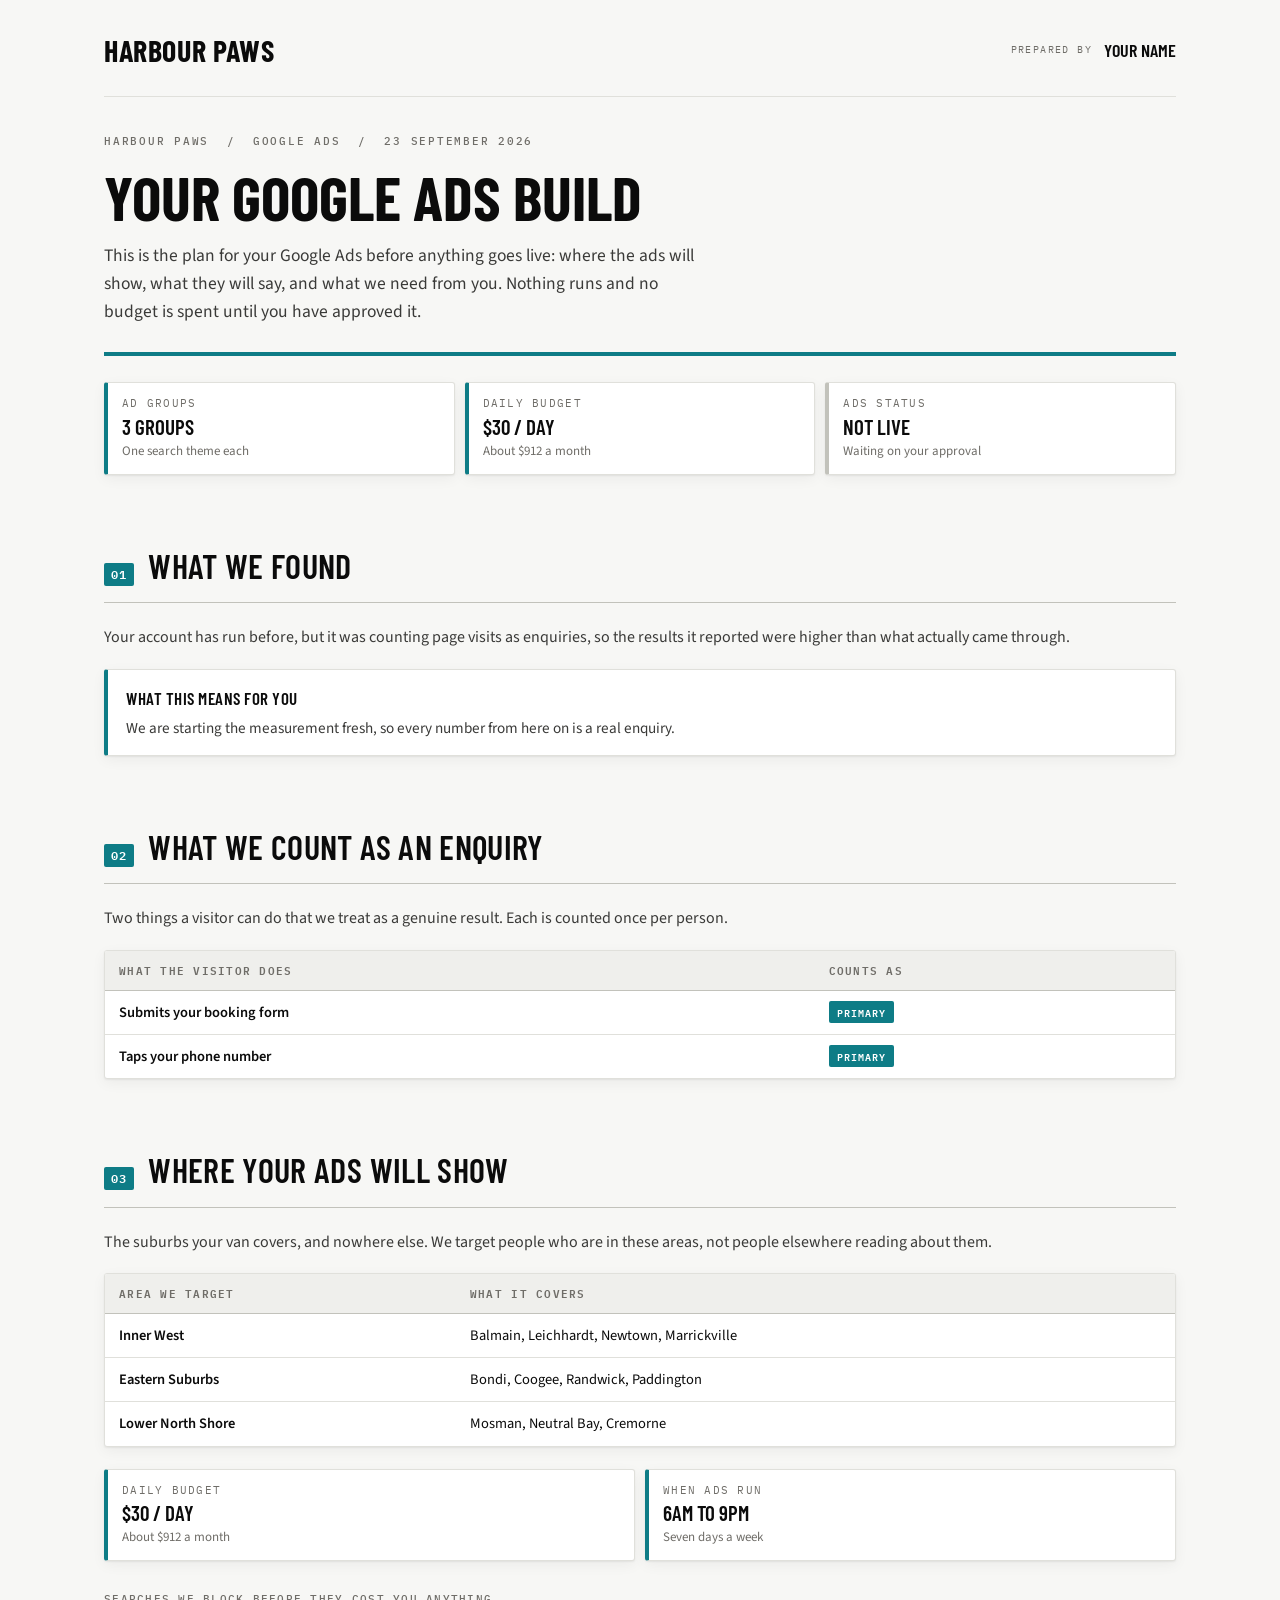
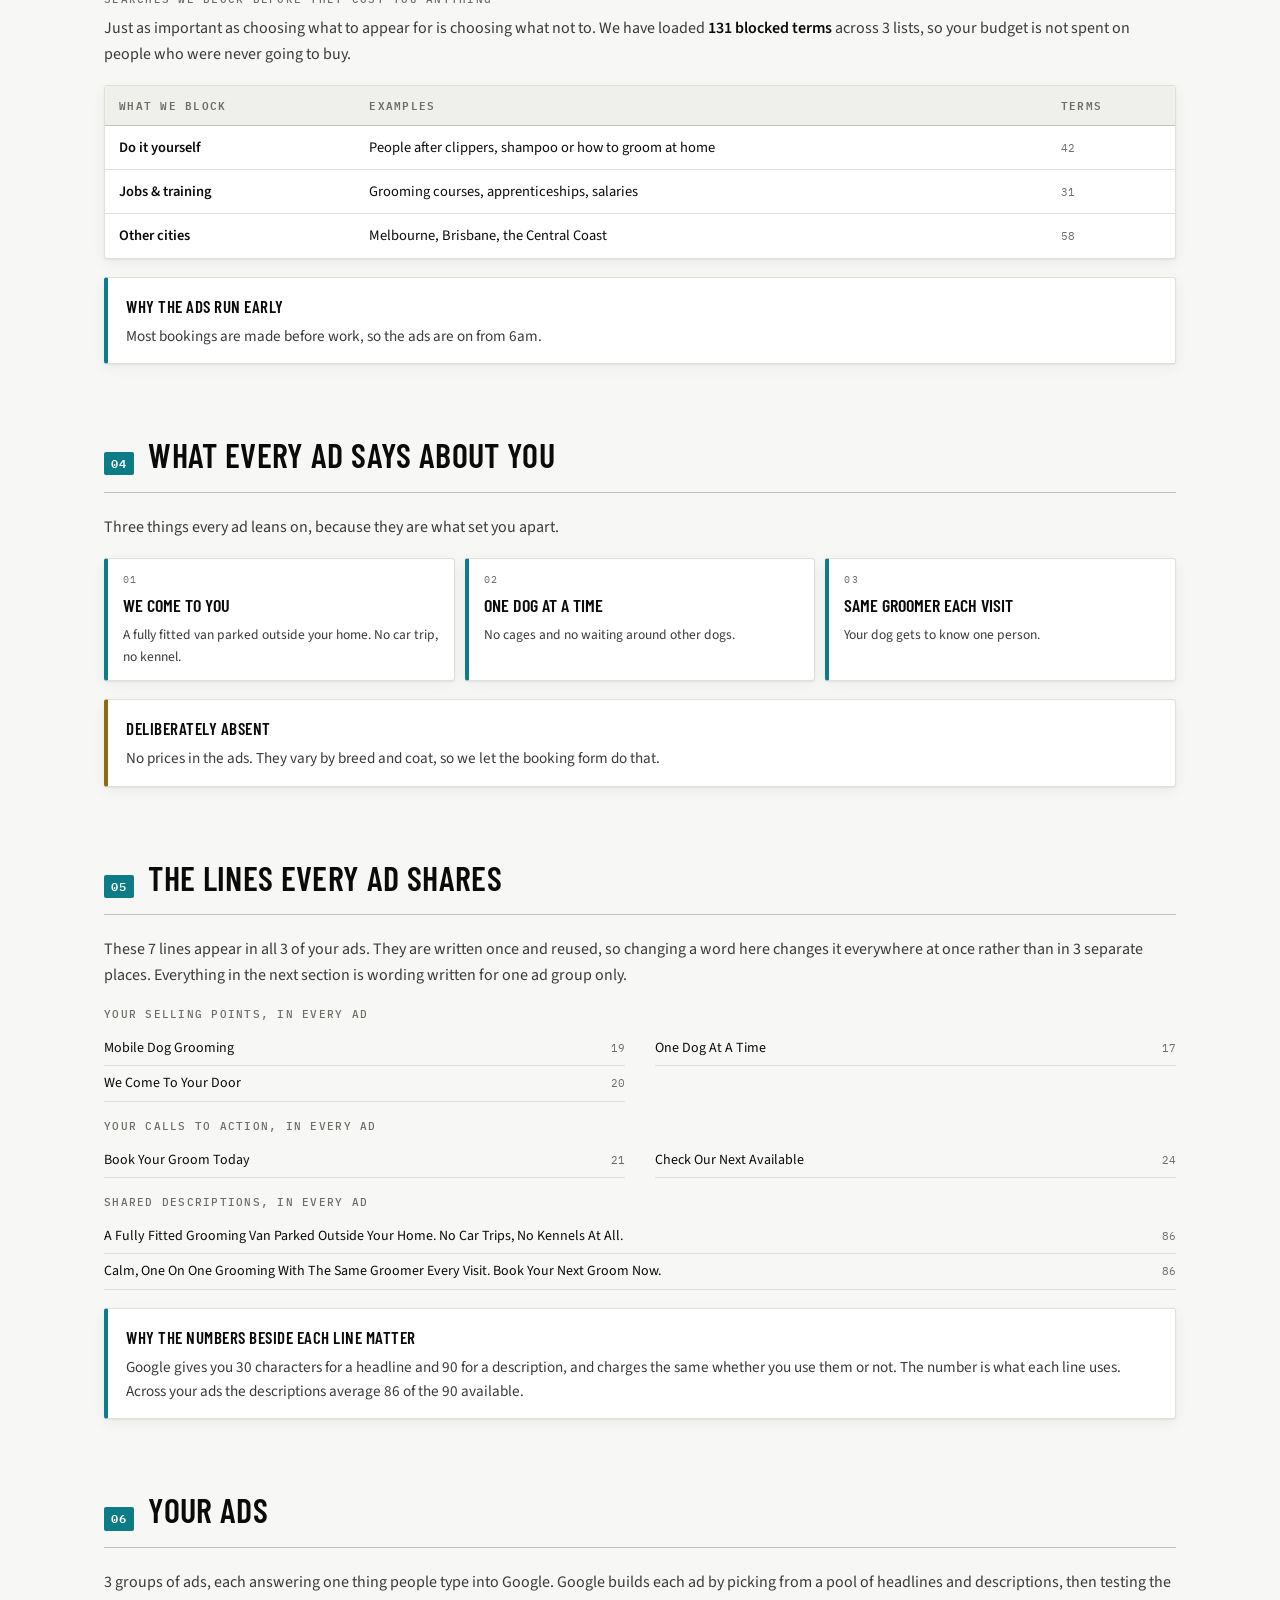
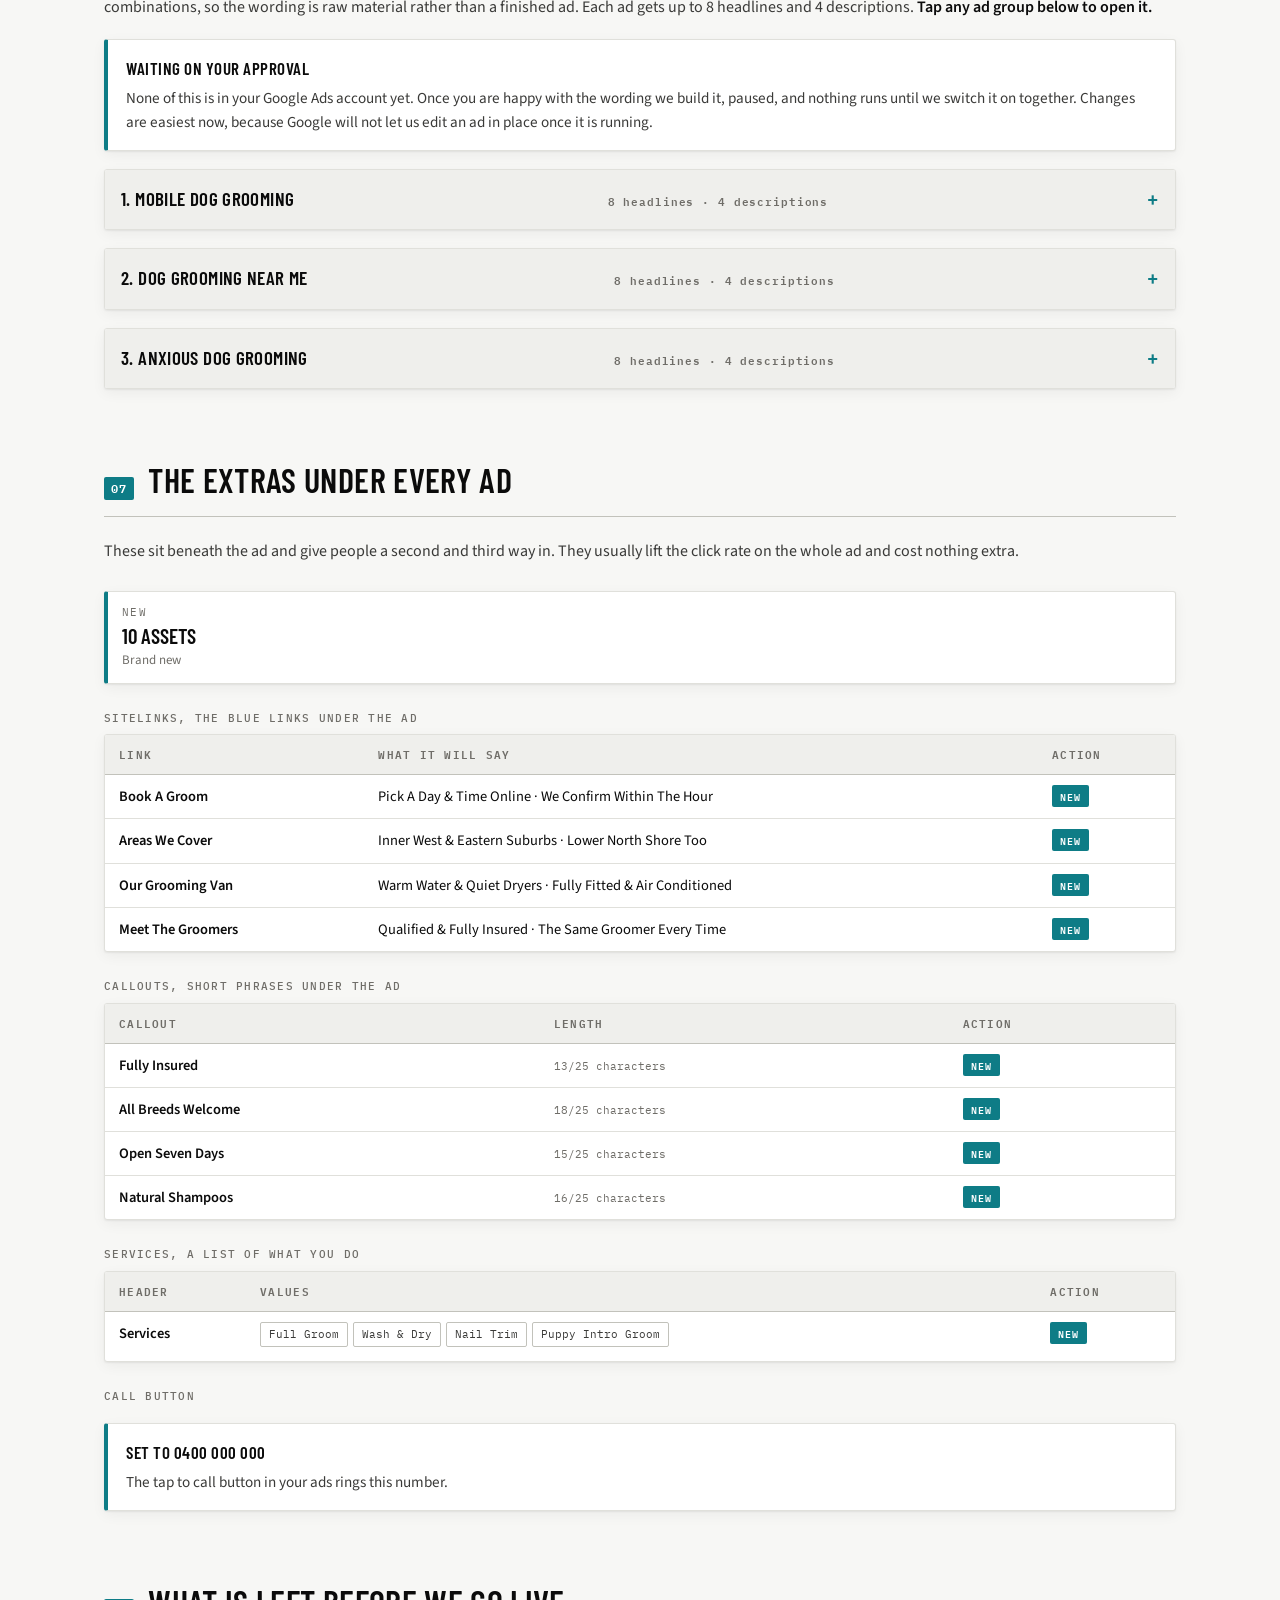
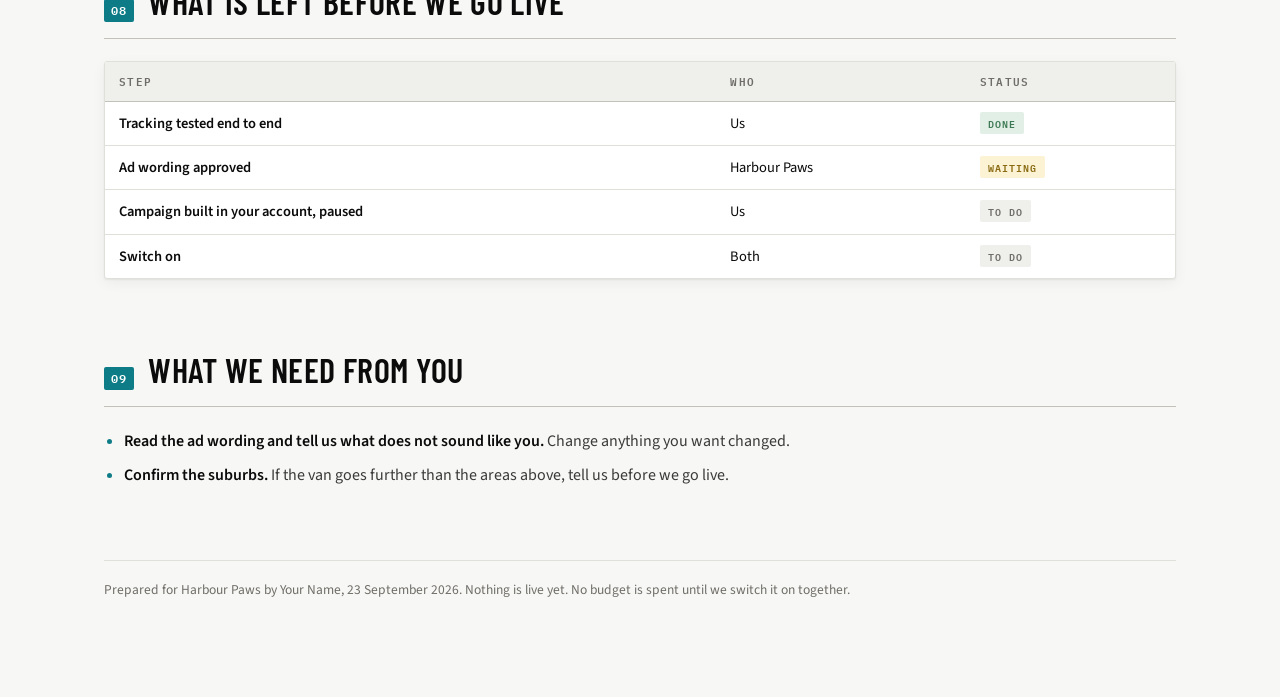
<file: google-ads-build-check-sheet/skills/google-ads-build-check-sheet/examples/harbour-paws/index.html>
<!doctype html>
<html lang="en-AU">
<head>
<meta charset="utf-8">
<meta name="viewport" content="width=device-width, initial-scale=1">
<title>Harbour Paws Google Ads Build</title>
<meta name="robots" content="noindex">
<link rel="preconnect" href="https://fonts.googleapis.com">
<link rel="preconnect" href="https://fonts.gstatic.com" crossorigin>
<link rel="stylesheet" href="https://fonts.googleapis.com/css2?family=Barlow+Condensed:wght@500;600;700&family=Source+Sans+3:ital,wght@0,400;0,600;0,700;1,400&family=IBM+Plex+Mono:wght@400;500;600&display=swap">
<style>

:root{ --ground:#F7F7F5; --surface:#FFFFFF; --surface-2:#EFEFEC; --ink:#0B0B0B; --ink-2:#3A3A38; --muted:#6F6D68; --line:#E0E0DB; --line-strong:#C2C2BB; --brand:#0E7C86; --brand-ink:#FFFFFF; --accent:#0E7C86; --accent-soft:color-mix(in srgb, #0E7C86 12%, #FFFFFF); --good:#3E7A55; --good-soft:#E2EFE7; --warn:#8A6A12; --warn-soft:#FBF3D4; --shadow:0 1px 2px rgba(11,11,11,.06),0 4px 14px rgba(11,11,11,.05); --serp-link:#1A0DAB; --serp-ground:#FFFFFF; --over:#A83226; --font-head:"Barlow Condensed","Source Sans 3",sans-serif; --font-body:"Source Sans 3",ui-sans-serif,system-ui,sans-serif; --font-mono:"IBM Plex Mono",ui-monospace,monospace; }
@media (prefers-color-scheme:dark){:root:not([data-theme="light"]){ --ground:#111211; --surface:#1A1B1A; --surface-2:#232523; --ink:#F1F2F0; --ink-2:#C8CBC6; --muted:#8B8F8A; --line:#2D302D; --line-strong:#444843; --brand:#0E7C86; --brand-ink:#08142E; --accent:#0E7C86; --accent-soft:color-mix(in srgb, #0E7C86 18%, #1A1B1A); --good:#79C79A; --good-soft:#1B2C22; --warn:#E4C46A; --warn-soft:#2E2717; --shadow:0 1px 2px rgba(0,0,0,.5),0 4px 14px rgba(0,0,0,.35); --serp-link:#99C3FF; --serp-ground:#1C252E; --over:#E58A7C; }}
:root[data-theme="dark"]{ --ground:#111211; --surface:#1A1B1A; --surface-2:#232523; --ink:#F1F2F0; --ink-2:#C8CBC6; --muted:#8B8F8A; --line:#2D302D; --line-strong:#444843; --brand:#0E7C86; --brand-ink:#08142E; --accent:#0E7C86; --accent-soft:color-mix(in srgb, #0E7C86 18%, #1A1B1A); --good:#79C79A; --good-soft:#1B2C22; --warn:#E4C46A; --warn-soft:#2E2717; --shadow:0 1px 2px rgba(0,0,0,.5),0 4px 14px rgba(0,0,0,.35); --serp-link:#99C3FF; --serp-ground:#1C252E; --over:#E58A7C; }
html{-webkit-text-size-adjust:100%}body{margin:0}*,*::before,*::after{box-sizing:border-box}img{max-width:100%;height:auto}
body{margin:0;background:var(--ground);color:var(--ink);font-family:var(--font-body);font-size:16px;line-height:1.6;-webkit-font-smoothing:antialiased}
.wrap{max-width:1120px;margin:0 auto;padding:0 24px 96px}
h1,h2,h3{font-family:var(--font-head);text-wrap:balance;margin:0}
h1{font-size:clamp(38px,6vw,62px);font-weight:700;line-height:1.02;text-transform:uppercase}
h2{font-size:clamp(26px,3.4vw,34px);font-weight:600;text-transform:uppercase;letter-spacing:.01em}
h3{font-size:20px;font-weight:600;letter-spacing:.02em;text-transform:uppercase}
p{margin:0}
code,.mono{font-family:var(--font-mono);font-size:.86em}
.eyebrow{font-family:var(--font-mono);font-size:11px;font-weight:500;letter-spacing:.16em;text-transform:uppercase;color:var(--muted)}
.topbar{display:flex;align-items:center;justify-content:space-between;gap:24px;flex-wrap:wrap;padding:26px 0 22px;border-bottom:1px solid var(--line)}
.logo-client{height:72px;width:auto}
.byline{display:flex;align-items:center;gap:12px}
.byline .lbl{font-family:var(--font-mono);font-size:10px;letter-spacing:.14em;text-transform:uppercase;color:var(--muted);text-align:right;line-height:1.5}
.byline img{height:76px;width:auto;background:#fff;border-radius:5px;padding:7px 12px;border:1px solid var(--line)}
@media(max-width:640px){.byline img{height:58px}.logo-client{height:56px}}
header{border-bottom:4px solid var(--brand);padding:36px 0 26px;margin-bottom:8px;display:flex;flex-direction:column;gap:14px}
.lede{max-width:66ch;color:var(--ink-2);font-size:17.5px}
.strip{display:grid;grid-template-columns:repeat(auto-fit,minmax(190px,1fr));gap:10px;margin:26px 0 0}
.st{background:var(--surface);border:1px solid var(--line);border-left:4px solid var(--brand);border-radius:3px;padding:12px 14px;box-shadow:var(--shadow)}
.st.wait{border-left-color:var(--line-strong)}
.st .lbl{font-family:var(--font-mono);font-size:10.5px;letter-spacing:.12em;text-transform:uppercase;color:var(--muted);display:block;margin-bottom:3px}
.st .val{font-family:var(--font-head);font-size:21px;font-weight:600;text-transform:uppercase;line-height:1.15}
.st .sub{font-size:13px;color:var(--muted);margin-top:2px}
td .sub{display:block;font-size:12.5px;line-height:1.5;color:var(--muted);margin-top:5px}
td .kwchip{margin-bottom:4px}
section{margin-top:64px}
.shead{display:flex;align-items:baseline;gap:14px;border-bottom:1px solid var(--line-strong);padding-bottom:9px;margin-bottom:22px;flex-wrap:wrap}
.shead .num{font-family:var(--font-mono);font-size:12px;font-weight:600;letter-spacing:.1em;color:var(--brand-ink);background:var(--brand);padding:2px 7px;border-radius:2px}
.note{color:var(--ink-2);margin-bottom:18px}
.call{background:var(--surface);border:1px solid var(--line);border-left:4px solid var(--brand);border-radius:3px;padding:15px 18px;margin:18px 0;box-shadow:var(--shadow)}
.call.warn{border-left-color:var(--warn)}
.call .t{font-family:var(--font-head);text-transform:uppercase;font-weight:600;font-size:17px;letter-spacing:.03em;margin-bottom:4px}
.call p{font-size:15.2px;color:var(--ink-2)}
.tw{overflow-x:auto;border:1px solid var(--line);border-radius:3px;background:var(--surface);box-shadow:var(--shadow)}
table{border-collapse:collapse;width:100%;font-size:14.5px;font-variant-numeric:tabular-nums}
th{font-family:var(--font-mono);font-size:10.5px;font-weight:600;letter-spacing:.12em;text-transform:uppercase;color:var(--muted);text-align:left;padding:11px 14px;border-bottom:1px solid var(--line-strong);white-space:nowrap;background:var(--surface-2)}
td{padding:10px 14px;border-bottom:1px solid var(--line);vertical-align:top}
tr:last-child td{border-bottom:none}
td.ag{font-weight:600;white-space:nowrap}
.num2{font-family:var(--font-mono);font-size:11px;color:var(--muted)}
.pill{display:inline-block;font-family:var(--font-mono);font-size:10px;font-weight:600;letter-spacing:.1em;padding:3px 8px;border-radius:2px;text-transform:uppercase;white-space:nowrap}
.p-new{background:var(--brand);color:var(--brand-ink)}
.p-upd{background:var(--good-soft);color:var(--good)}
.p-old{background:var(--surface-2);color:var(--muted)}
.p-wait{background:var(--warn-soft);color:var(--warn)}
details{border:1px solid var(--line);border-radius:3px;background:var(--surface);box-shadow:var(--shadow);margin:18px 0;overflow:hidden}
summary{cursor:pointer;padding:13px 16px;list-style:none;font-family:var(--font-head);text-transform:uppercase;font-weight:600;font-size:17px;letter-spacing:.03em;display:flex;justify-content:space-between;align-items:center;gap:12px;background:var(--surface-2)}
summary::-webkit-details-marker{display:none}
summary::after{content:"+";font-family:var(--font-mono);font-size:19px;color:var(--accent);line-height:1}
details[open] summary::after{content:"\2212"}
summary .cnt{font-family:var(--font-mono);font-size:11px;letter-spacing:.1em;color:var(--muted);margin-left:auto;margin-right:6px;text-transform:none}
.dbody{padding:16px;border-top:1px solid var(--line)}
.flow{display:grid;grid-template-columns:repeat(auto-fit,minmax(160px,1fr));gap:10px;margin:18px 0}
.fx{background:var(--surface);border:1px solid var(--line);border-radius:3px;padding:13px 15px;box-shadow:var(--shadow);position:relative}
.fx .n{font-family:var(--font-mono);font-size:10px;letter-spacing:.12em;color:var(--muted);text-transform:uppercase}
.fx .h{font-family:var(--font-head);font-size:18px;font-weight:600;text-transform:uppercase;margin-top:3px}
.fx .d{font-size:13.5px;color:var(--ink-2);margin-top:4px}
ul{margin:10px 0 0;padding-left:20px;color:var(--ink-2)}
li{margin-bottom:8px}
li::marker{color:var(--accent)}
strong{color:var(--ink);font-weight:600}
footer{margin-top:72px;padding-top:18px;border-top:1px solid var(--line);color:var(--muted);font-size:13.5px}
:focus-visible{outline:2px solid var(--accent);outline-offset:2px}
.adgrp{border:1px solid var(--line);border-radius:3px;background:var(--surface);box-shadow:var(--shadow);margin:18px 0;overflow:hidden}
.adgrp>summary{cursor:pointer;list-style:none;display:flex;align-items:baseline;gap:12px;flex-wrap:wrap;padding:14px 16px;background:var(--surface-2);border-bottom:1px solid transparent}
.adgrp[open]>summary{border-bottom-color:var(--line)}
.adgrp>summary::-webkit-details-marker{display:none}
.adgrp>summary::after{content:"+";margin-left:auto;font-family:var(--font-mono);font-size:19px;color:var(--accent);line-height:1}
.adgrp[open]>summary::after{content:"\2212"}
.adgrp>summary .agname{font-family:var(--font-head);font-size:19px;font-weight:600;text-transform:uppercase;letter-spacing:.02em}
.adgrp>summary .cnt{font-family:var(--font-mono);font-size:11px;letter-spacing:.08em;color:var(--muted)}
.adgrp>summary:hover{background:var(--accent-soft)}
.adgrp>.hd{display:flex;align-items:baseline;gap:12px;flex-wrap:wrap;padding:13px 16px;background:var(--surface-2);border-bottom:1px solid var(--line)}
.adgrp>.hd h3{font-size:18px}
.adgrp>.hd .kwn{font-family:var(--font-mono);font-size:10.5px;letter-spacing:.1em;text-transform:uppercase;color:var(--muted);margin-left:auto}
.adgrp>.bd{padding:16px}
.adgrp .why{font-size:14.5px;color:var(--muted);margin:0 0 14px}
.kwchip{display:inline-block;font-family:var(--font-mono);font-size:11px;border:1px solid var(--line-strong);padding:3px 8px;margin:0 5px 5px 0;border-radius:2px;color:var(--ink-2)}
.plabel{font-family:var(--font-mono);font-size:10.5px;font-weight:500;letter-spacing:.12em;text-transform:uppercase;color:var(--muted);margin:16px 0 8px}
.plabel:first-child{margin-top:0}
.serp{background:var(--serp-ground);border:1px solid var(--line);border-radius:3px;padding:15px 17px;font-family:Arial,Helvetica,sans-serif;max-width:74ch}
.serp .sp{font-size:13.5px;font-weight:bold;color:var(--ink);margin-bottom:3px}
.serp .u{font-size:13.5px;color:var(--ink-2);line-height:1.3}
.serp .t{font-size:19px;line-height:1.3;color:var(--serp-link);margin:3px 0 4px}
.serp .d{font-size:13.5px;line-height:1.55;color:var(--ink-2)}
.serp .sl{display:grid;grid-template-columns:1fr 1fr;gap:8px 20px;margin-top:12px;padding-top:11px;border-top:1px solid var(--line)}
.serp .sl span{font-size:13.5px;color:var(--serp-link)}
.snote{font-size:13.5px;color:var(--muted);margin:11px 0 0;line-height:1.55}
ul.copy{list-style:none;margin:0;padding:0;columns:2;column-gap:30px;max-width:none}
ul.copy.one{columns:1}
ul.copy li{display:grid;grid-template-columns:minmax(0,1fr) auto;gap:12px;align-items:baseline;padding:6px 0;margin:0;border-bottom:1px solid var(--line);font-size:14px;break-inside:avoid;color:var(--ink)}
ul.copy li::marker{content:none}
ul.copy .len{font-family:var(--font-mono);font-size:10.5px;color:var(--muted);font-variant-numeric:tabular-nums}
ul.copy .shr{display:inline-block;font-family:var(--font-mono);font-style:normal;font-size:9px;font-weight:600;letter-spacing:.1em;text-transform:uppercase;color:var(--accent);background:var(--accent-soft);padding:2px 6px;border-radius:2px;margin-left:8px;vertical-align:1px}
ul.copy li.is-shared span:first-child{color:var(--ink-2)}
ul.copy .len.over{color:var(--over);font-weight:600}
@media(max-width:640px){ul.copy{columns:1}.serp .sl{grid-template-columns:1fr}}
.pillars{display:grid;grid-template-columns:repeat(auto-fit,minmax(210px,1fr));gap:10px;margin:18px 0}
.pil{background:var(--surface);border:1px solid var(--line);border-left:4px solid var(--brand);border-radius:3px;padding:13px 15px;box-shadow:var(--shadow)}
.pil .n{font-family:var(--font-mono);font-size:10px;letter-spacing:.12em;color:var(--muted)}
.pil .h{font-family:var(--font-head);font-size:18px;font-weight:600;text-transform:uppercase;margin-top:3px}
.pil .d{font-size:13.5px;color:var(--ink-2);margin-top:4px}
@media print{*{box-shadow:none!important}.wrap{max-width:none;padding:0 0 24px}.adgrp,.serp,.pil,.call,.fx,.st,.shead{break-inside:avoid}.shead{break-after:avoid}section{margin-top:38px}details{border:none;box-shadow:none}details summary{display:none}details .dbody{border-top:none;padding:0}details:not([open]) .dbody{display:block}}
@media (prefers-reduced-motion:reduce){*{animation:none!important;transition:none!important}}
.logo-text{font-family:var(--font-head);font-size:30px;font-weight:700;text-transform:uppercase;letter-spacing:.02em}
.byline .by-text{font-family:var(--font-head);font-size:18px;font-weight:600;text-transform:uppercase}
.logo-client.boxed{background:#fff;border-radius:5px;padding:7px 12px;border:1px solid var(--line)}
.accent-soft-bg{background:var(--accent-soft)}

</style>
</head>
<body>
<div class="wrap">
<div class="topbar">
  <div><span class="logo-text">Harbour Paws</span></div>
  <div class="byline"><span class="lbl">Prepared&nbsp;by</span><span class="by-text">Your Name</span></div>
</div>

<header>
  <span class="eyebrow">Harbour Paws &nbsp;/&nbsp; Google Ads &nbsp;/&nbsp; 23 September 2026</span>
  <h1>Your Google Ads Build</h1>
  <p class="lede">This is the plan for your Google Ads before anything goes live: where the ads will show, what they will say, and what we need from you. Nothing runs and no budget is spent until you have approved it.</p>
</header>

<div class="strip">
  <div class="st"><span class="lbl">Ad groups</span><div class="val">3 groups</div><div class="sub">One search theme each</div></div>
  <div class="st"><span class="lbl">Daily budget</span><div class="val">$30 / day</div><div class="sub">About $912 a month</div></div>
  <div class="st wait"><span class="lbl">Ads status</span><div class="val">Not live</div><div class="sub">Waiting on your approval</div></div>
</div>

<section>
  <div class="shead"><span class="num">01</span><h2>What we found</h2></div>
<p class="note">Your account has run before, but it was counting page visits as enquiries, so the results it reported were higher than what actually came through.</p>
<div class="call"><div class="t">What this means for you</div><p>We are starting the measurement fresh, so every number from here on is a real enquiry.</p></div>
</section>

<section>
  <div class="shead"><span class="num">02</span><h2>What we count as an enquiry</h2></div>
<p class="note">Two things a visitor can do that we treat as a genuine result. Each is counted once per person.</p>

  <div class="tw"><table>
    <thead><tr><th>What the visitor does</th><th>Counts as</th></tr></thead>
    <tbody>
      <tr><td class="ag">Submits your booking form</td><td><span class="pill p-new">Primary</span></td></tr>
      <tr><td class="ag">Taps your phone number</td><td><span class="pill p-new">Primary</span></td></tr>
    </tbody>
  </table></div>
</section>

<section>
  <div class="shead"><span class="num">03</span><h2>Where your ads will show</h2></div>
<p class="note">The suburbs your van covers, and nowhere else. We target people who are in these areas, not people elsewhere reading about them.</p>

  <div class="tw"><table>
    <thead><tr><th>Area we target</th><th>What it covers</th></tr></thead>
    <tbody>
      <tr><td class="ag">Inner West</td><td>Balmain, Leichhardt, Newtown, Marrickville</td></tr>
      <tr><td class="ag">Eastern Suburbs</td><td>Bondi, Coogee, Randwick, Paddington</td></tr>
      <tr><td class="ag">Lower North Shore</td><td>Mosman, Neutral Bay, Cremorne</td></tr>
    </tbody>
  </table></div>

<div class="strip" style="margin-top:22px">
  <div class="st"><span class="lbl">Daily budget</span><div class="val">$30 / day</div><div class="sub">About $912 a month</div></div>
  <div class="st"><span class="lbl">When ads run</span><div class="val">6am to 9pm</div><div class="sub">Seven days a week</div></div>
</div>
  <div class="plabel" style="margin-top:30px">Searches we block before they cost you anything</div>
  <p class="note">Just as important as choosing what to appear for is choosing what not to. We have loaded <strong>131 blocked terms</strong> across 3 lists, so your budget is not spent on people who were never going to buy.</p>

  <div class="tw"><table>
    <thead><tr><th>What we block</th><th>Examples</th><th>Terms</th></tr></thead>
    <tbody>
      <tr><td class="ag">Do it yourself</td><td>People after clippers, shampoo or how to groom at home</td><td><span class="num2">42</span></td></tr>
      <tr><td class="ag">Jobs &amp; training</td><td>Grooming courses, apprenticeships, salaries</td><td><span class="num2">31</span></td></tr>
      <tr><td class="ag">Other cities</td><td>Melbourne, Brisbane, the Central Coast</td><td><span class="num2">58</span></td></tr>
    </tbody>
  </table></div>
<div class="call"><div class="t">Why the ads run early</div><p>Most bookings are made before work, so the ads are on from 6am.</p></div>
</section>

<section>
  <div class="shead"><span class="num">04</span><h2>What every ad says about you</h2></div>
<p class="note">Three things every ad leans on, because they are what set you apart.</p>
  <div class="pillars">
    <div class="pil"><div class="n">01</div><div class="h">We come to you</div><div class="d">A fully fitted van parked outside your home. No car trip, no kennel.</div></div>
    <div class="pil"><div class="n">02</div><div class="h">One dog at a time</div><div class="d">No cages and no waiting around other dogs.</div></div>
    <div class="pil"><div class="n">03</div><div class="h">Same groomer each visit</div><div class="d">Your dog gets to know one person.</div></div>
  </div>
<div class="call warn"><div class="t">Deliberately absent</div><p>No prices in the ads. They vary by breed and coat, so we let the booking form do that.</p></div>
</section>

<section>
  <div class="shead"><span class="num">05</span><h2>The lines every ad shares</h2></div>
  <p class="note">These 7 lines appear in all 3 of your ads. They are written once and reused, so changing a word here changes it everywhere at once rather than in 3 separate places. Everything in the next section is wording written for one ad group only.</p>
  <div class="plabel">Your selling points, in every ad</div>

      <ul class="copy ">
        <li><span>Mobile Dog Grooming</span><span class="len">19</span></li>
        <li><span>We Come To Your Door</span><span class="len">20</span></li>
        <li><span>One Dog At A Time</span><span class="len">17</span></li>
      </ul>
  <div class="plabel">Your calls to action, in every ad</div>

      <ul class="copy ">
        <li><span>Book Your Groom Today</span><span class="len">21</span></li>
        <li><span>Check Our Next Available</span><span class="len">24</span></li>
      </ul>

  <div class="plabel">Shared descriptions, in every ad</div>

      <ul class="copy one">
        <li><span>A Fully Fitted Grooming Van Parked Outside Your Home. No Car Trips, No Kennels At All.</span><span class="len">86</span></li>
        <li><span>Calm, One On One Grooming With The Same Groomer Every Visit. Book Your Next Groom Now.</span><span class="len">86</span></li>
      </ul>
  <div class="call"><div class="t">Why the numbers beside each line matter</div><p>Google gives you 30 characters for a headline and 90 for a description, and charges the same whether you use them or not. The number is what each line uses. Across your ads the descriptions average 86 of the 90 available.</p></div>
</section>

<section>
  <div class="shead"><span class="num">06</span><h2>Your ads</h2></div>
  <p class="note">3 groups of ads, each answering one thing people type into Google. Google builds each ad by picking from a pool of headlines and descriptions, then testing the combinations, so the wording is raw material rather than a finished ad. Each ad gets up to 8 headlines and 4 descriptions. <strong>Tap any ad group below to open it.</strong></p>
  <div class="call"><div class="t">Waiting on your approval</div><p>None of this is in your Google Ads account yet. Once you are happy with the wording we build it, paused, and nothing runs until we switch it on together. Changes are easiest now, because Google will not let us edit an ad in place once it is running.</p></div>

  <details class="adgrp">
    <summary>
      <span class="agname">1. Mobile Dog Grooming</span>
      <span class="cnt">8 headlines &middot; 4 descriptions</span>
    </summary>
    <div class="bd">
      <p class="why">The owner already wants someone to come to them.</p>
      <div class="plabel">Searches this ad answers</div>
      <div><span class="kwchip">mobile dog grooming</span><span class="kwchip">mobile dog groomer</span></div>

      <div class="plabel">How it could show on Google</div>
      <div class="serp">
        <div class="sp">Sponsored</div>
        <div class="u">harbourpaws.com.au/Mobile/Grooming</div>
        <div class="t">Mobile Dog Grooming Sydney | Mobile Dog Groomer Near You | Book Your Groom Today</div>
        <div class="d">Mobile Dog Grooming Across Sydney. Wash, Cut, Nails &amp; Ears Done Right Outside Your Home. A Fully Fitted Grooming Van Parked Outside Your Home. No Car Trips, No Kennels At All.</div>
        <div class="sl">
          <span>Book A Groom</span>
          <span>Areas We Cover</span>
          <span>Our Grooming Van</span>
          <span>Meet The Groomers</span>
        </div>
      </div>
      <p class="snote">Google mixes and matches the lines, so what shows changes with each search. This is one likely combination. The blue links are your sitelinks and can appear on every ad.</p>

      <div class="plabel">All 8 headlines in this ad &middot; 30 character limit</div>

      <ul class="copy ">
        <li><span>Mobile Dog Grooming Sydney</span><span class="len">26</span></li>
        <li><span>Mobile Dog Groomer Near You</span><span class="len">27</span></li>
        <li><span>Grooming Van At Your Door</span><span class="len">25</span></li>
        <li class="is-shared"><span>Mobile Dog Grooming<em class="shr">Shared</em></span><span class="len">19</span></li>
        <li class="is-shared"><span>We Come To Your Door<em class="shr">Shared</em></span><span class="len">20</span></li>
        <li class="is-shared"><span>One Dog At A Time<em class="shr">Shared</em></span><span class="len">17</span></li>
        <li class="is-shared"><span>Book Your Groom Today<em class="shr">Shared</em></span><span class="len">21</span></li>
        <li class="is-shared"><span>Check Our Next Available<em class="shr">Shared</em></span><span class="len">24</span></li>
      </ul>
      <div class="plabel">All 4 descriptions in this ad &middot; 90 character limit</div>

      <ul class="copy one">
        <li><span>Mobile Dog Grooming Across Sydney. Wash, Cut, Nails &amp; Ears Done Right Outside Your Home.</span><span class="len">88</span></li>
        <li><span>Skip The Salon. Our Grooming Van Comes To You On A Day &amp; Time That Suits Your Household.</span><span class="len">88</span></li>
        <li class="is-shared"><span>A Fully Fitted Grooming Van Parked Outside Your Home. No Car Trips, No Kennels At All.<em class="shr">Shared</em></span><span class="len">86</span></li>
        <li class="is-shared"><span>Calm, One On One Grooming With The Same Groomer Every Visit. Book Your Next Groom Now.<em class="shr">Shared</em></span><span class="len">86</span></li>
      </ul>
      <p class="snote">The lines marked <em class="shr">Shared</em> run in all 3 ads and are written once, so changing one changes it everywhere. The rest are written only for this ad group. The easiest search to win. They want exactly what you offer.</p>
    </div>
  </details>

  <details class="adgrp">
    <summary>
      <span class="agname">2. Dog Grooming Near Me</span>
      <span class="cnt">8 headlines &middot; 4 descriptions</span>
    </summary>
    <div class="bd">
      <p class="why">The broadest search. Many will not know mobile grooming exists.</p>
      <div class="plabel">Searches this ad answers</div>
      <div><span class="kwchip">dog grooming near me</span><span class="kwchip">dog groomer near me</span></div>

      <div class="plabel">How it could show on Google</div>
      <div class="serp">
        <div class="sp">Sponsored</div>
        <div class="u">harbourpaws.com.au/Dog/Grooming</div>
        <div class="t">Dog Grooming Near You | Local Dog Groomer | Book Your Groom Today</div>
        <div class="d">Local Dog Grooming That Comes To You. Serving The Inner West, Eastern Suburbs &amp; North. A Fully Fitted Grooming Van Parked Outside Your Home. No Car Trips, No Kennels At All.</div>
        <div class="sl">
          <span>Book A Groom</span>
          <span>Areas We Cover</span>
          <span>Our Grooming Van</span>
          <span>Meet The Groomers</span>
        </div>
      </div>
      <p class="snote">Google mixes and matches the lines, so what shows changes with each search. This is one likely combination. The blue links are your sitelinks and can appear on every ad.</p>

      <div class="plabel">All 8 headlines in this ad &middot; 30 character limit</div>

      <ul class="copy ">
        <li><span>Dog Grooming Near You</span><span class="len">21</span></li>
        <li><span>Local Dog Groomer</span><span class="len">17</span></li>
        <li><span>Grooming Without The Drive</span><span class="len">26</span></li>
        <li class="is-shared"><span>Mobile Dog Grooming<em class="shr">Shared</em></span><span class="len">19</span></li>
        <li class="is-shared"><span>We Come To Your Door<em class="shr">Shared</em></span><span class="len">20</span></li>
        <li class="is-shared"><span>One Dog At A Time<em class="shr">Shared</em></span><span class="len">17</span></li>
        <li class="is-shared"><span>Book Your Groom Today<em class="shr">Shared</em></span><span class="len">21</span></li>
        <li class="is-shared"><span>Check Our Next Available<em class="shr">Shared</em></span><span class="len">24</span></li>
      </ul>
      <div class="plabel">All 4 descriptions in this ad &middot; 90 character limit</div>

      <ul class="copy one">
        <li><span>Local Dog Grooming That Comes To You. Serving The Inner West, Eastern Suburbs &amp; North.</span><span class="len">86</span></li>
        <li><span>Wash, Cut, Nail Trim &amp; Ear Clean In Our Van, Parked Right Outside Your Home. Book Now.</span><span class="len">86</span></li>
        <li class="is-shared"><span>A Fully Fitted Grooming Van Parked Outside Your Home. No Car Trips, No Kennels At All.<em class="shr">Shared</em></span><span class="len">86</span></li>
        <li class="is-shared"><span>Calm, One On One Grooming With The Same Groomer Every Visit. Book Your Next Groom Now.<em class="shr">Shared</em></span><span class="len">86</span></li>
      </ul>
      <p class="snote">The lines marked <em class="shr">Shared</em> run in all 3 ads and are written once, so changing one changes it everywhere. The rest are written only for this ad group. </p>
    </div>
  </details>

  <details class="adgrp">
    <summary>
      <span class="agname">3. Anxious Dog Grooming</span>
      <span class="cnt">8 headlines &middot; 4 descriptions</span>
    </summary>
    <div class="bd">
      <p class="why">An owner whose dog struggles at a busy salon.</p>
      <div class="plabel">Searches this ad answers</div>
      <div><span class="kwchip">grooming for anxious dogs</span></div>

      <div class="plabel">How it could show on Google</div>
      <div class="serp">
        <div class="sp">Sponsored</div>
        <div class="u">harbourpaws.com.au/Anxious/Dogs</div>
        <div class="t">Grooming For Anxious Dogs | Calm, Quiet Grooming | Book Your Groom Today</div>
        <div class="d">Grooming For Nervous Dogs In A Quiet Van, With No Cages &amp; No Other Dogs Around Them. A Fully Fitted Grooming Van Parked Outside Your Home. No Car Trips, No Kennels At All.</div>
        <div class="sl">
          <span>Book A Groom</span>
          <span>Areas We Cover</span>
          <span>Our Grooming Van</span>
          <span>Meet The Groomers</span>
        </div>
      </div>
      <p class="snote">Google mixes and matches the lines, so what shows changes with each search. This is one likely combination. The blue links are your sitelinks and can appear on every ad.</p>

      <div class="plabel">All 8 headlines in this ad &middot; 30 character limit</div>

      <ul class="copy ">
        <li><span>Grooming For Anxious Dogs</span><span class="len">25</span></li>
        <li><span>Calm, Quiet Grooming</span><span class="len">20</span></li>
        <li><span>No Cages, No Other Dogs</span><span class="len">23</span></li>
        <li class="is-shared"><span>Mobile Dog Grooming<em class="shr">Shared</em></span><span class="len">19</span></li>
        <li class="is-shared"><span>We Come To Your Door<em class="shr">Shared</em></span><span class="len">20</span></li>
        <li class="is-shared"><span>One Dog At A Time<em class="shr">Shared</em></span><span class="len">17</span></li>
        <li class="is-shared"><span>Book Your Groom Today<em class="shr">Shared</em></span><span class="len">21</span></li>
        <li class="is-shared"><span>Check Our Next Available<em class="shr">Shared</em></span><span class="len">24</span></li>
      </ul>
      <div class="plabel">All 4 descriptions in this ad &middot; 90 character limit</div>

      <ul class="copy one">
        <li><span>Grooming For Nervous Dogs In A Quiet Van, With No Cages &amp; No Other Dogs Around Them.</span><span class="len">84</span></li>
        <li><span>Patient, Gentle Groomers Who Take Their Time So Your Dog Stays Calm The Whole Session.</span><span class="len">86</span></li>
        <li class="is-shared"><span>A Fully Fitted Grooming Van Parked Outside Your Home. No Car Trips, No Kennels At All.<em class="shr">Shared</em></span><span class="len">86</span></li>
        <li class="is-shared"><span>Calm, One On One Grooming With The Same Groomer Every Visit. Book Your Next Groom Now.<em class="shr">Shared</em></span><span class="len">86</span></li>
      </ul>
      <p class="snote">The lines marked <em class="shr">Shared</em> run in all 3 ads and are written once, so changing one changes it everywhere. The rest are written only for this ad group. Written for the owner who has had a bad salon experience.</p>
    </div>
  </details>
</section>

<section>
  <div class="shead"><span class="num">07</span><h2>The extras under every ad</h2></div>
<p class="note">These sit beneath the ad and give people a second and third way in. They usually lift the click rate on the whole ad and cost nothing extra.</p>

<div class="strip">
  <div class="st"><span class="lbl">New</span><div class="val">10 assets</div><div class="sub">Brand new</div></div>
</div>

  <div class="plabel" style="margin-top:26px">Sitelinks, the blue links under the ad</div>
  <div class="tw"><table>
    <thead><tr><th>Link</th><th>What it will say</th><th>Action</th></tr></thead>
    <tbody>

      <tr>
        <td class="ag">Book A Groom</td>
        <td>Pick A Day &amp; Time Online &middot; We Confirm Within The Hour</td>
        <td><span class="pill p-new">New</span></td>
      </tr>
      <tr>
        <td class="ag">Areas We Cover</td>
        <td>Inner West &amp; Eastern Suburbs &middot; Lower North Shore Too</td>
        <td><span class="pill p-new">New</span></td>
      </tr>
      <tr>
        <td class="ag">Our Grooming Van</td>
        <td>Warm Water &amp; Quiet Dryers &middot; Fully Fitted &amp; Air Conditioned</td>
        <td><span class="pill p-new">New</span></td>
      </tr>
      <tr>
        <td class="ag">Meet The Groomers</td>
        <td>Qualified &amp; Fully Insured &middot; The Same Groomer Every Time</td>
        <td><span class="pill p-new">New</span></td>
      </tr>

    </tbody>
  </table></div>
  <div class="plabel" style="margin-top:26px">Callouts, short phrases under the ad</div>
  <div class="tw"><table>
    <thead><tr><th>Callout</th><th>Length</th><th>Action</th></tr></thead>
    <tbody>

      <tr>
        <td class="ag">Fully Insured</td>
        <td><span class="num2">13/25 characters</span></td>
        <td><span class="pill p-new">New</span></td>
      </tr>
      <tr>
        <td class="ag">All Breeds Welcome</td>
        <td><span class="num2">18/25 characters</span></td>
        <td><span class="pill p-new">New</span></td>
      </tr>
      <tr>
        <td class="ag">Open Seven Days</td>
        <td><span class="num2">15/25 characters</span></td>
        <td><span class="pill p-new">New</span></td>
      </tr>
      <tr>
        <td class="ag">Natural Shampoos</td>
        <td><span class="num2">16/25 characters</span></td>
        <td><span class="pill p-new">New</span></td>
      </tr>
    </tbody>
  </table></div>
  <div class="plabel" style="margin-top:26px">Services, a list of what you do</div>
  <div class="tw"><table>
    <thead><tr><th>Header</th><th>Values</th><th>Action</th></tr></thead>
    <tbody>
      <tr>
        <td class="ag">Services</td>
        <td><span class="kwchip">Full Groom</span><span class="kwchip">Wash &amp; Dry</span><span class="kwchip">Nail Trim</span><span class="kwchip">Puppy Intro Groom</span></td>
        <td><span class="pill p-new">New</span></td>
      </tr>
    </tbody>
  </table></div>
  <div class="plabel" style="margin-top:26px">Call button</div>
  <div class="call"><div class="t">Set to 0400 000 000</div><p>The tap to call button in your ads rings this number.</p></div>
</section>

<section>
  <div class="shead"><span class="num">08</span><h2>What is left before we go live</h2></div>

  <div class="tw"><table>
    <thead><tr><th>Step</th><th>Who</th><th>Status</th></tr></thead>
    <tbody>
      <tr><td class="ag">Tracking tested end to end</td><td>Us</td><td><span class="pill p-upd">Done</span></td></tr>
      <tr><td class="ag">Ad wording approved</td><td>Harbour Paws</td><td><span class="pill p-wait">Waiting</span></td></tr>
      <tr><td class="ag">Campaign built in your account, paused</td><td>Us</td><td><span class="pill p-old">To do</span></td></tr>
      <tr><td class="ag">Switch on</td><td>Both</td><td><span class="pill p-old">To do</span></td></tr>
    </tbody>
  </table></div>

</section>

<section>
  <div class="shead"><span class="num">09</span><h2>What we need from you</h2></div>
<ul>
  <li><strong>Read the ad wording and tell us what does not sound like you.</strong> Change anything you want changed.</li>
  <li><strong>Confirm the suburbs.</strong> If the van goes further than the areas above, tell us before we go live.</li>
</ul>
</section>

<footer>Prepared for Harbour Paws by Your Name, 23 September 2026. Nothing is live yet. No budget is spent until we switch it on together.</footer>
</div>
</body>
</html>
</file>
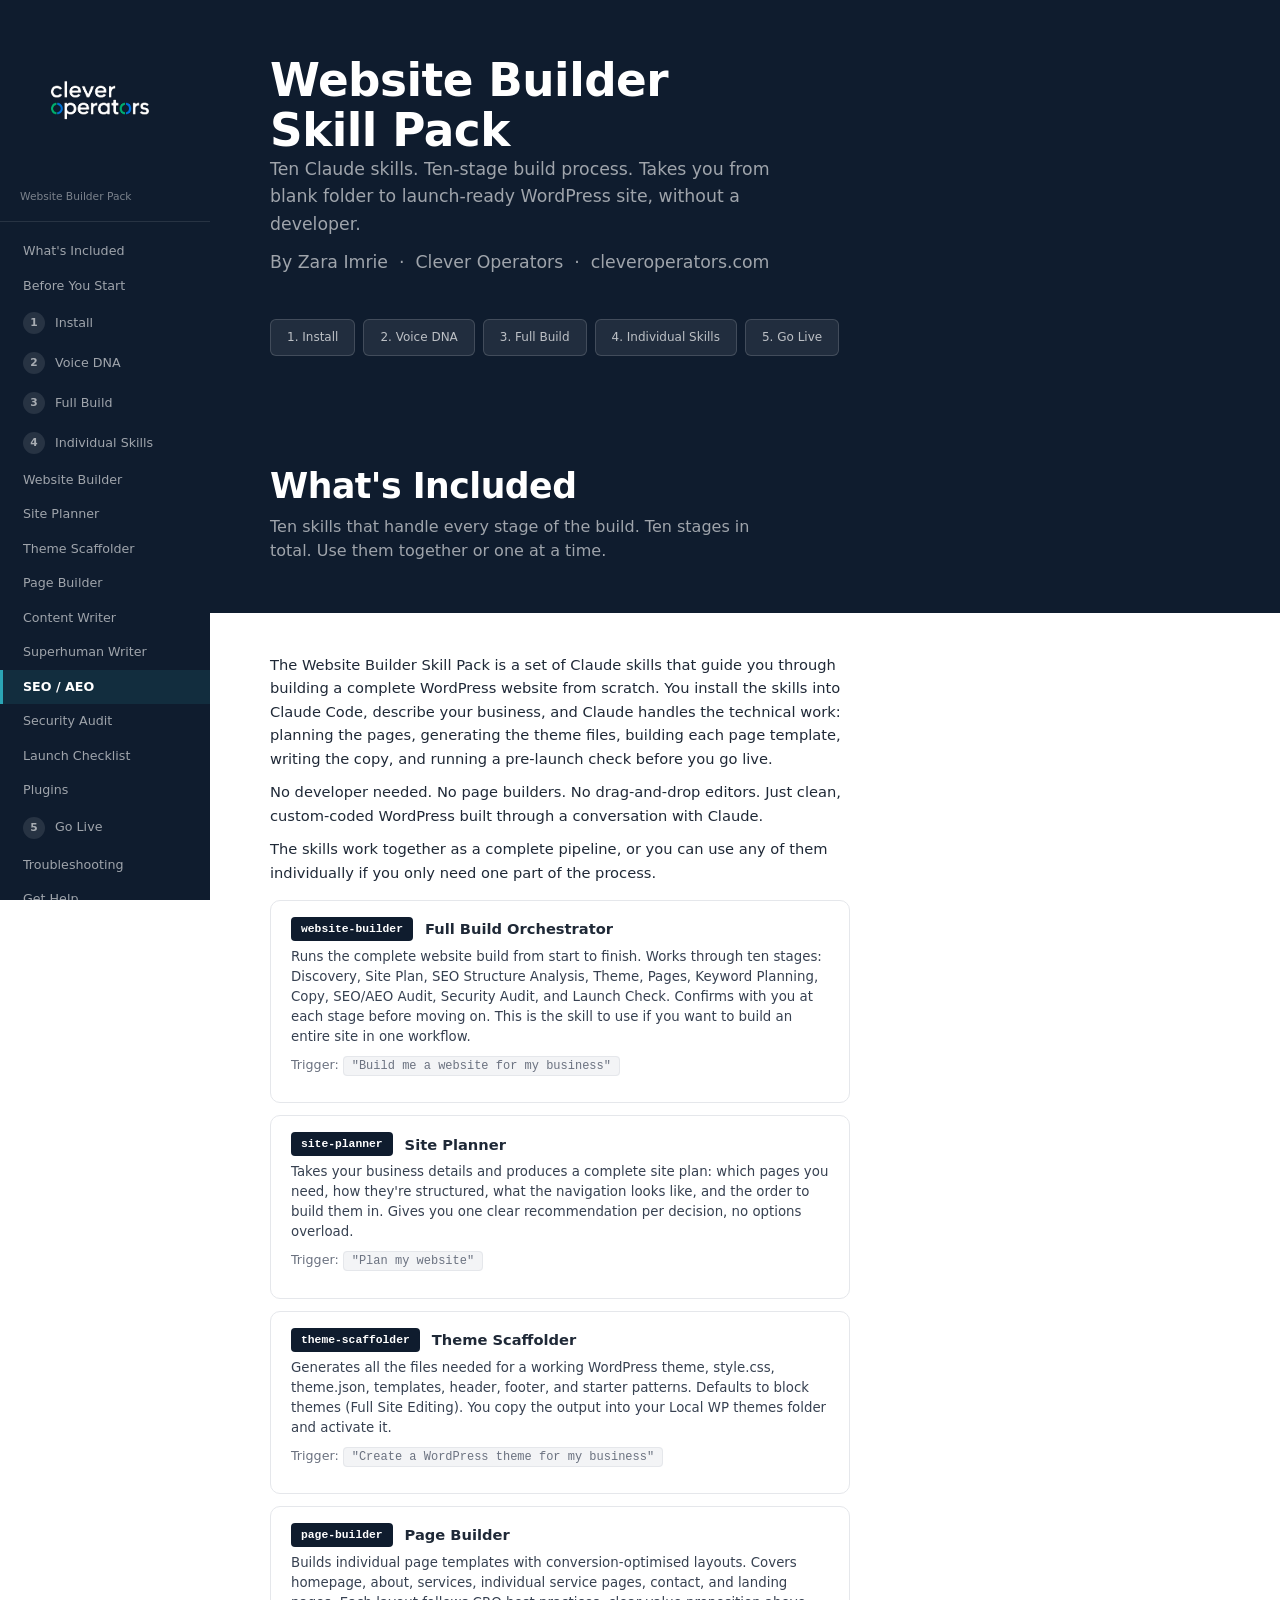
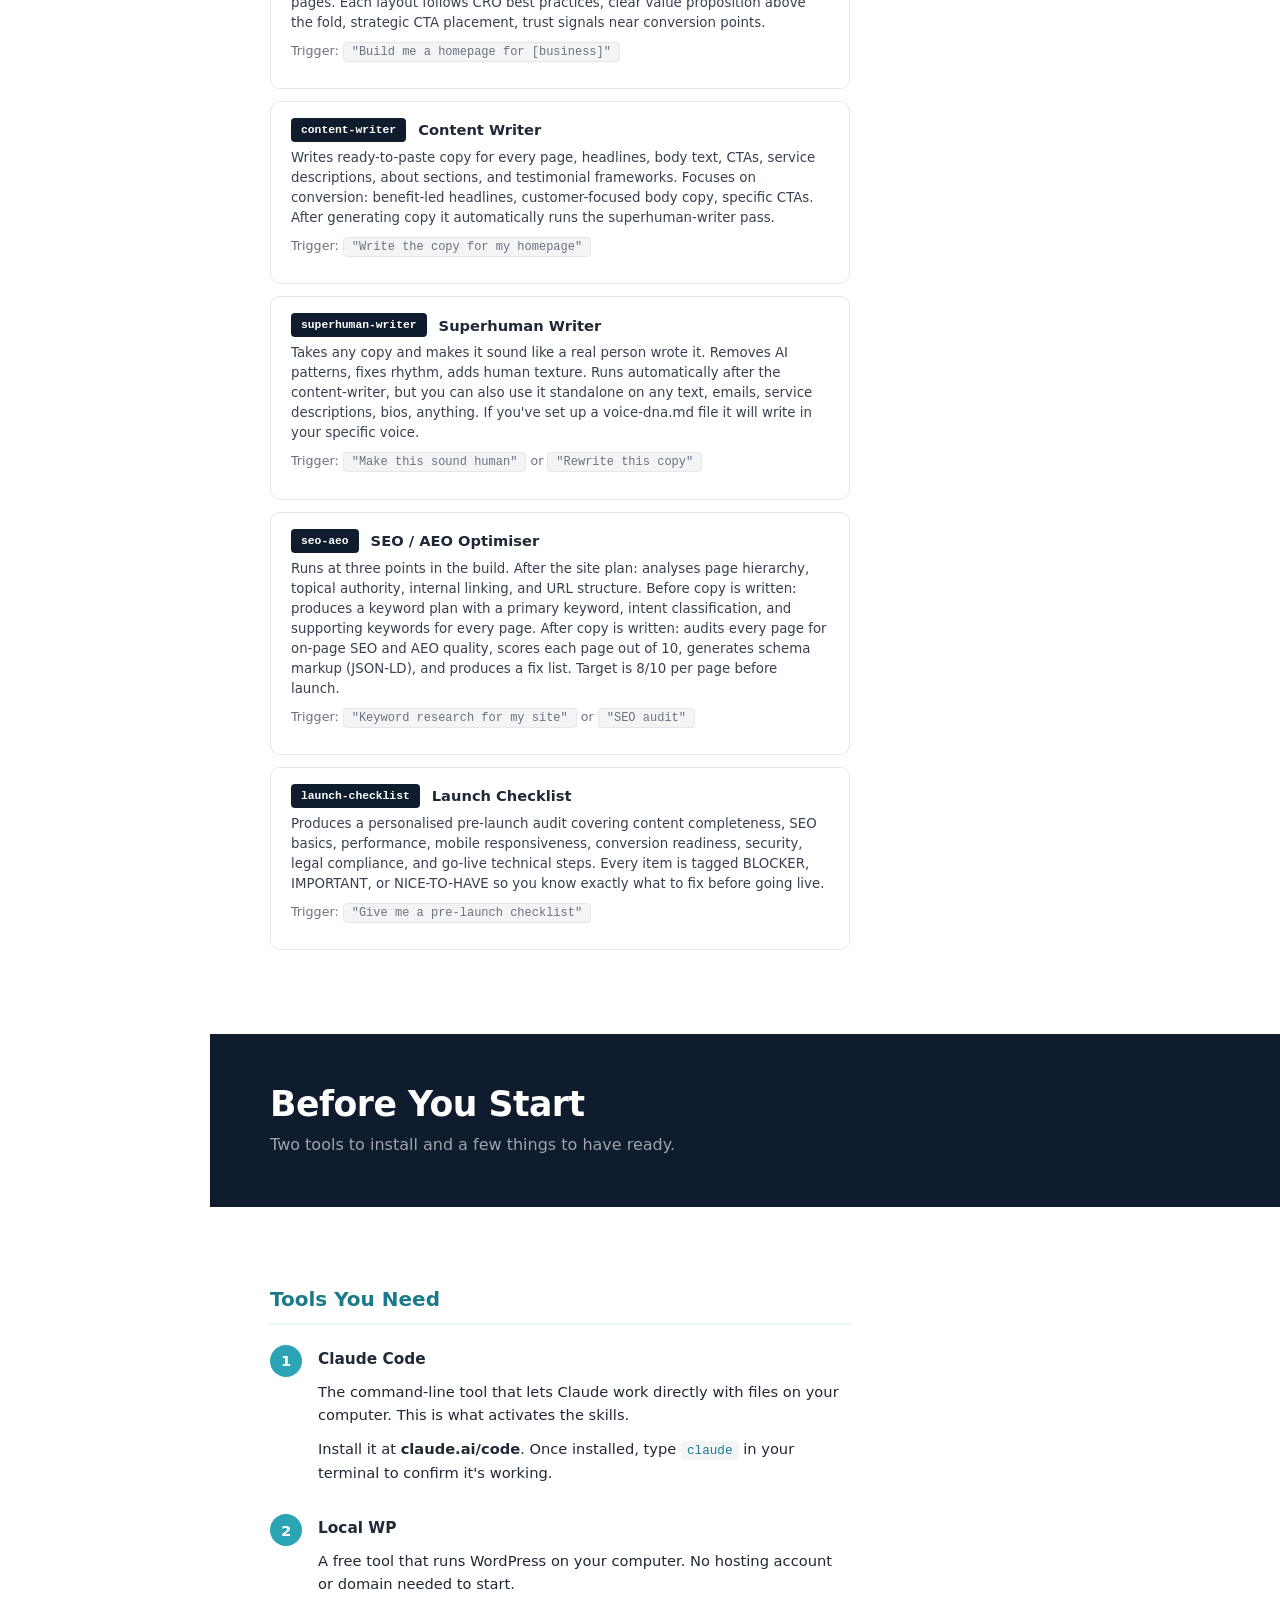
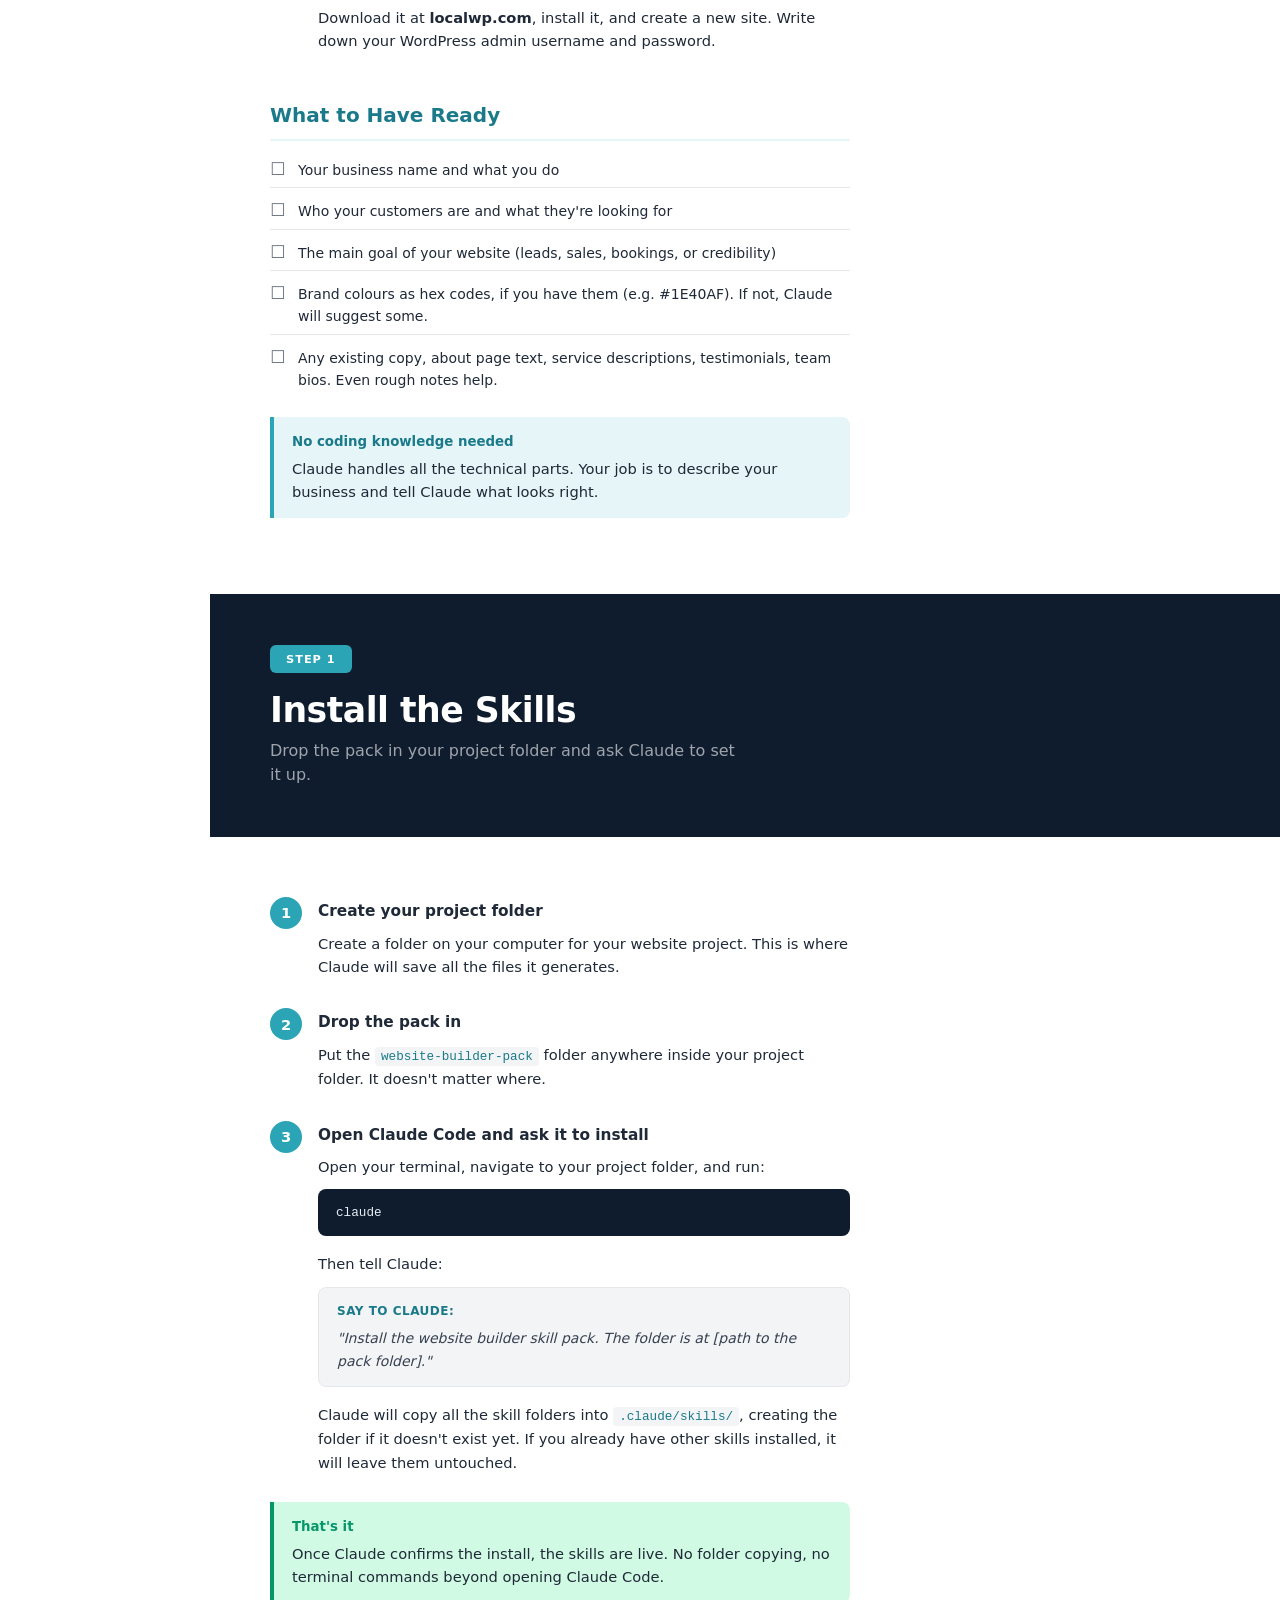
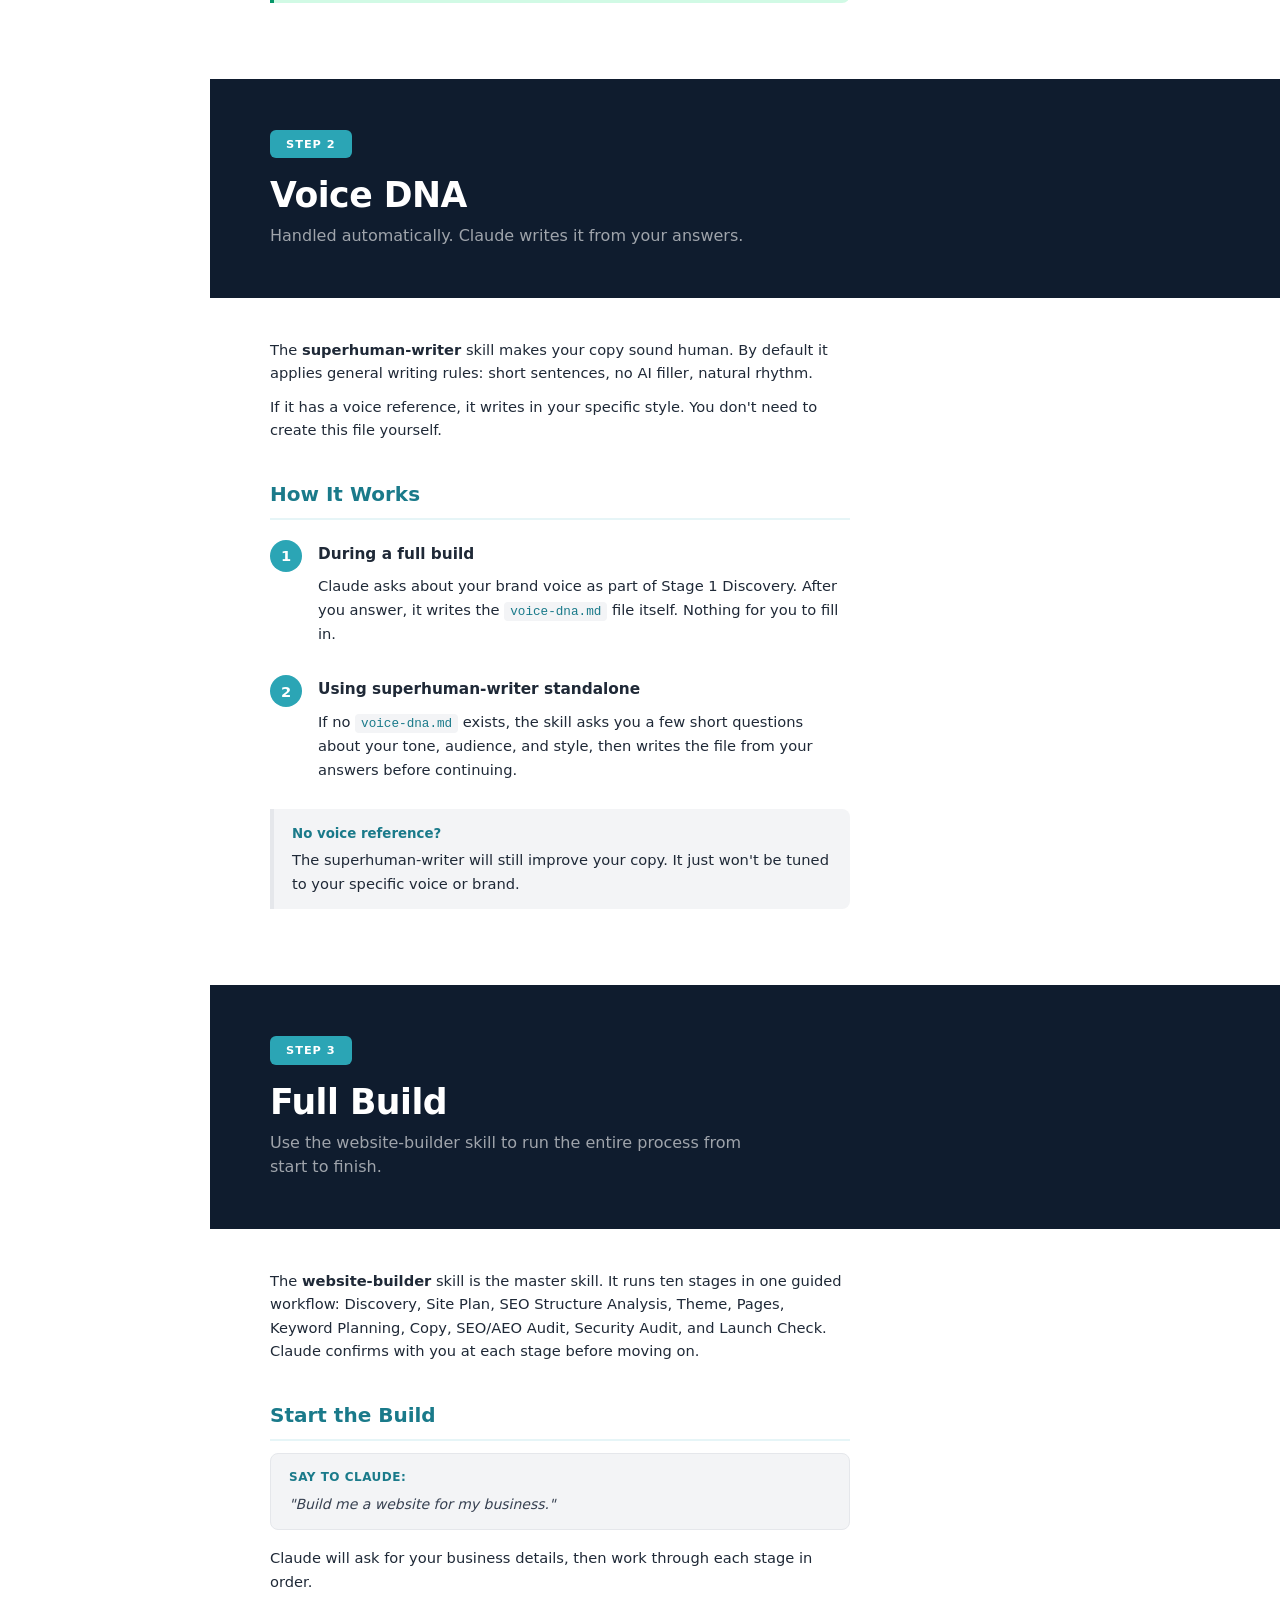
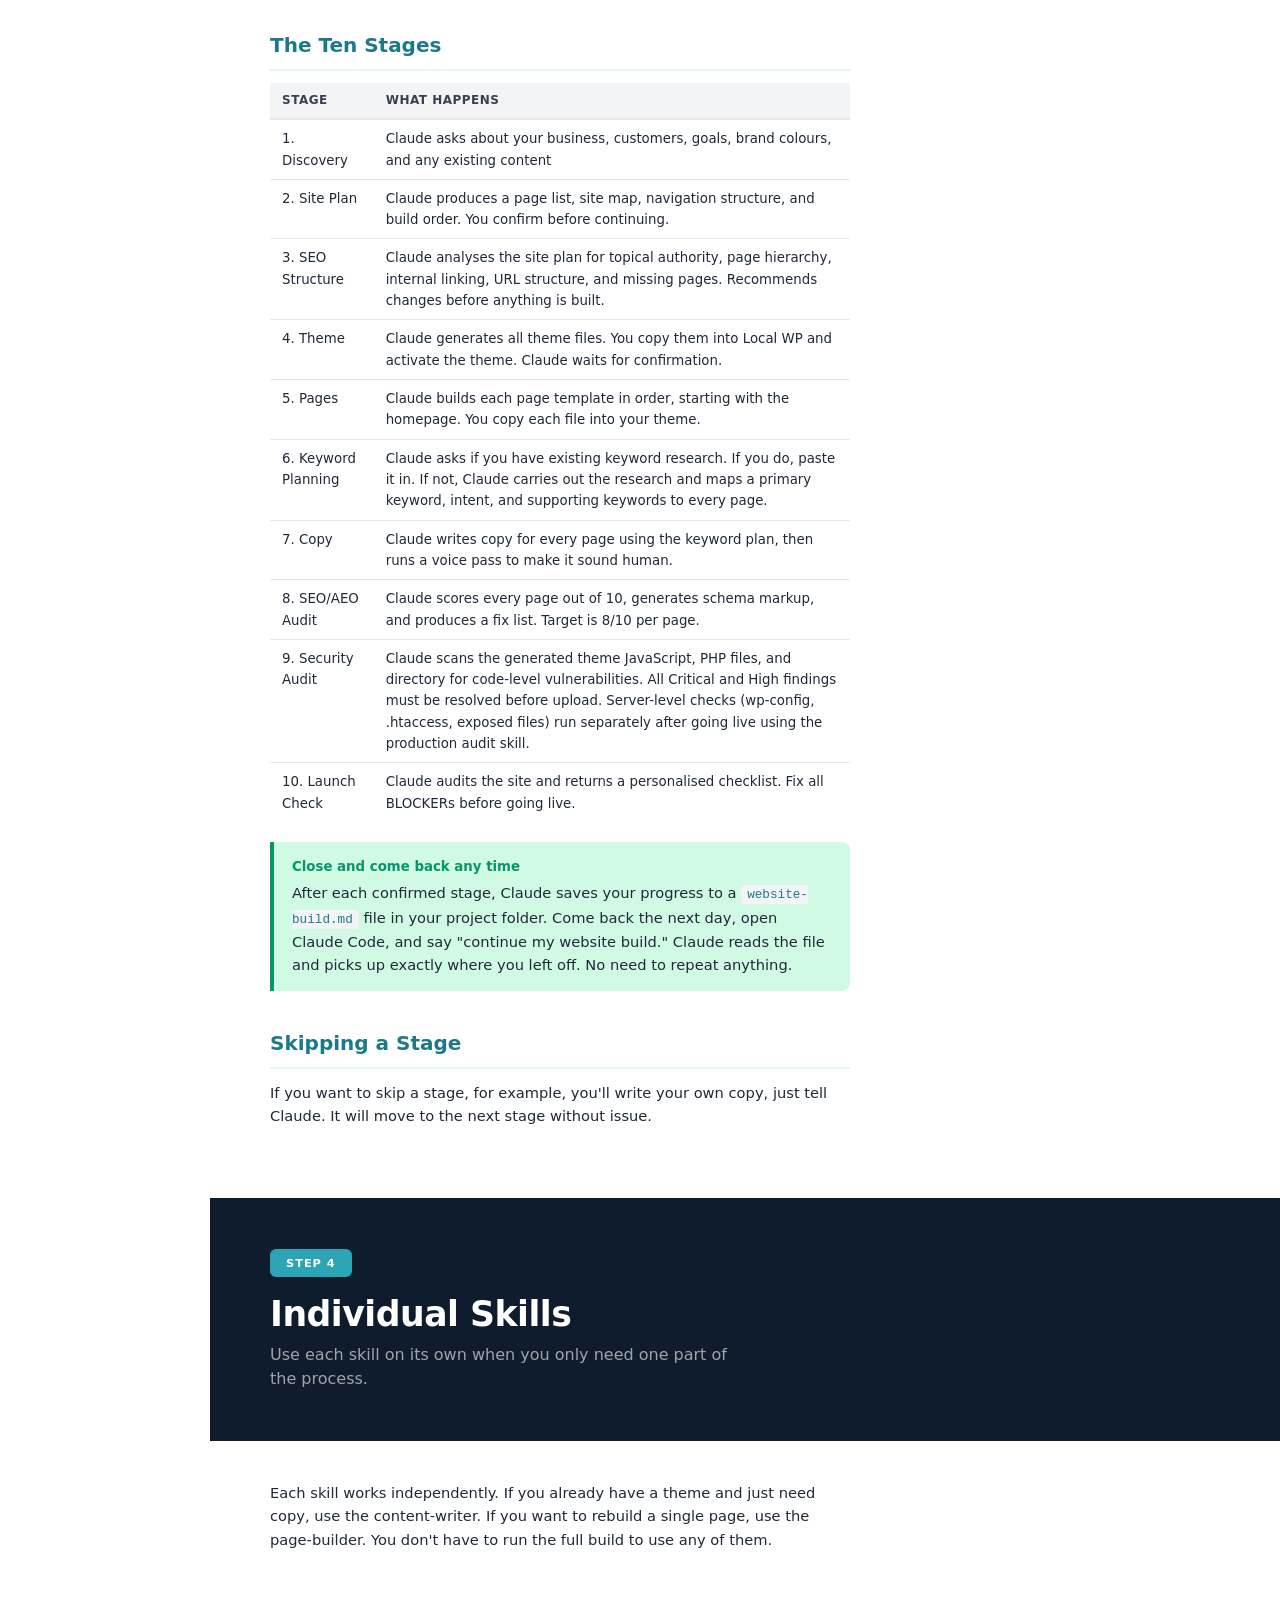
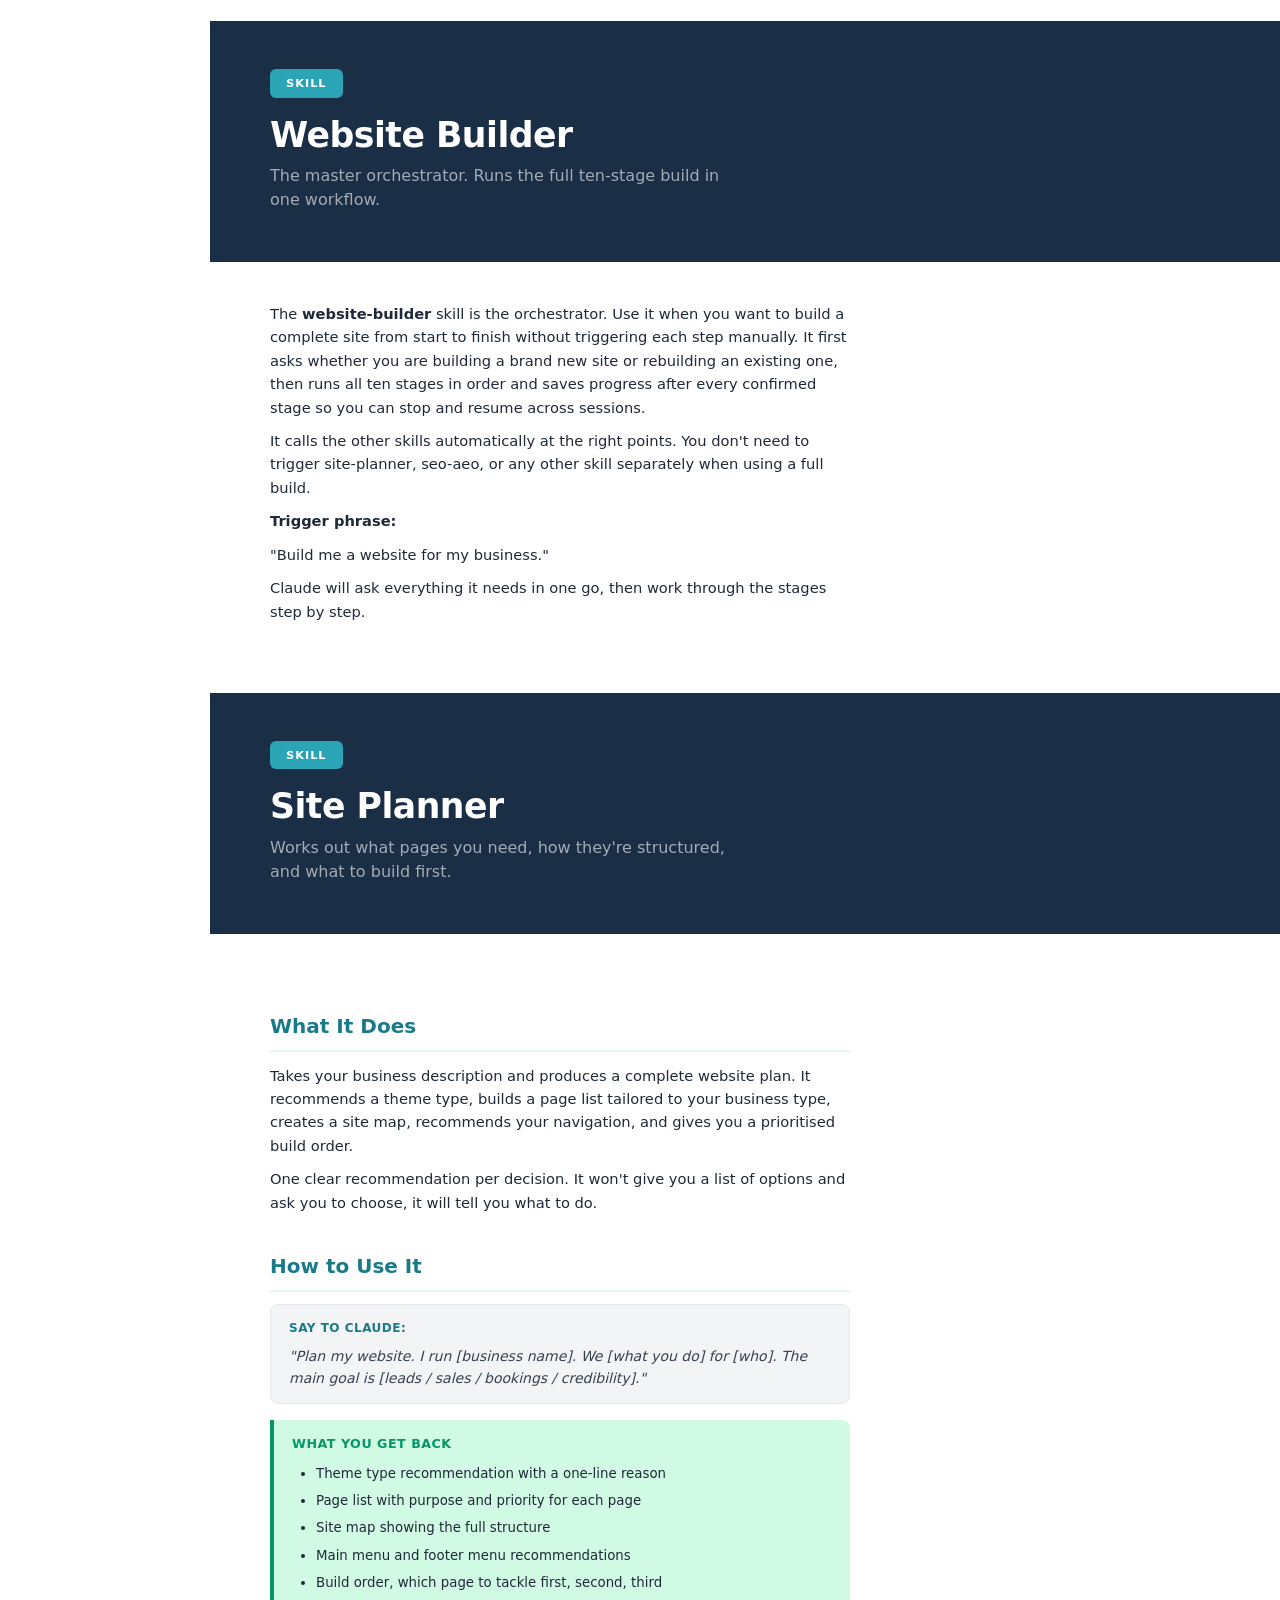
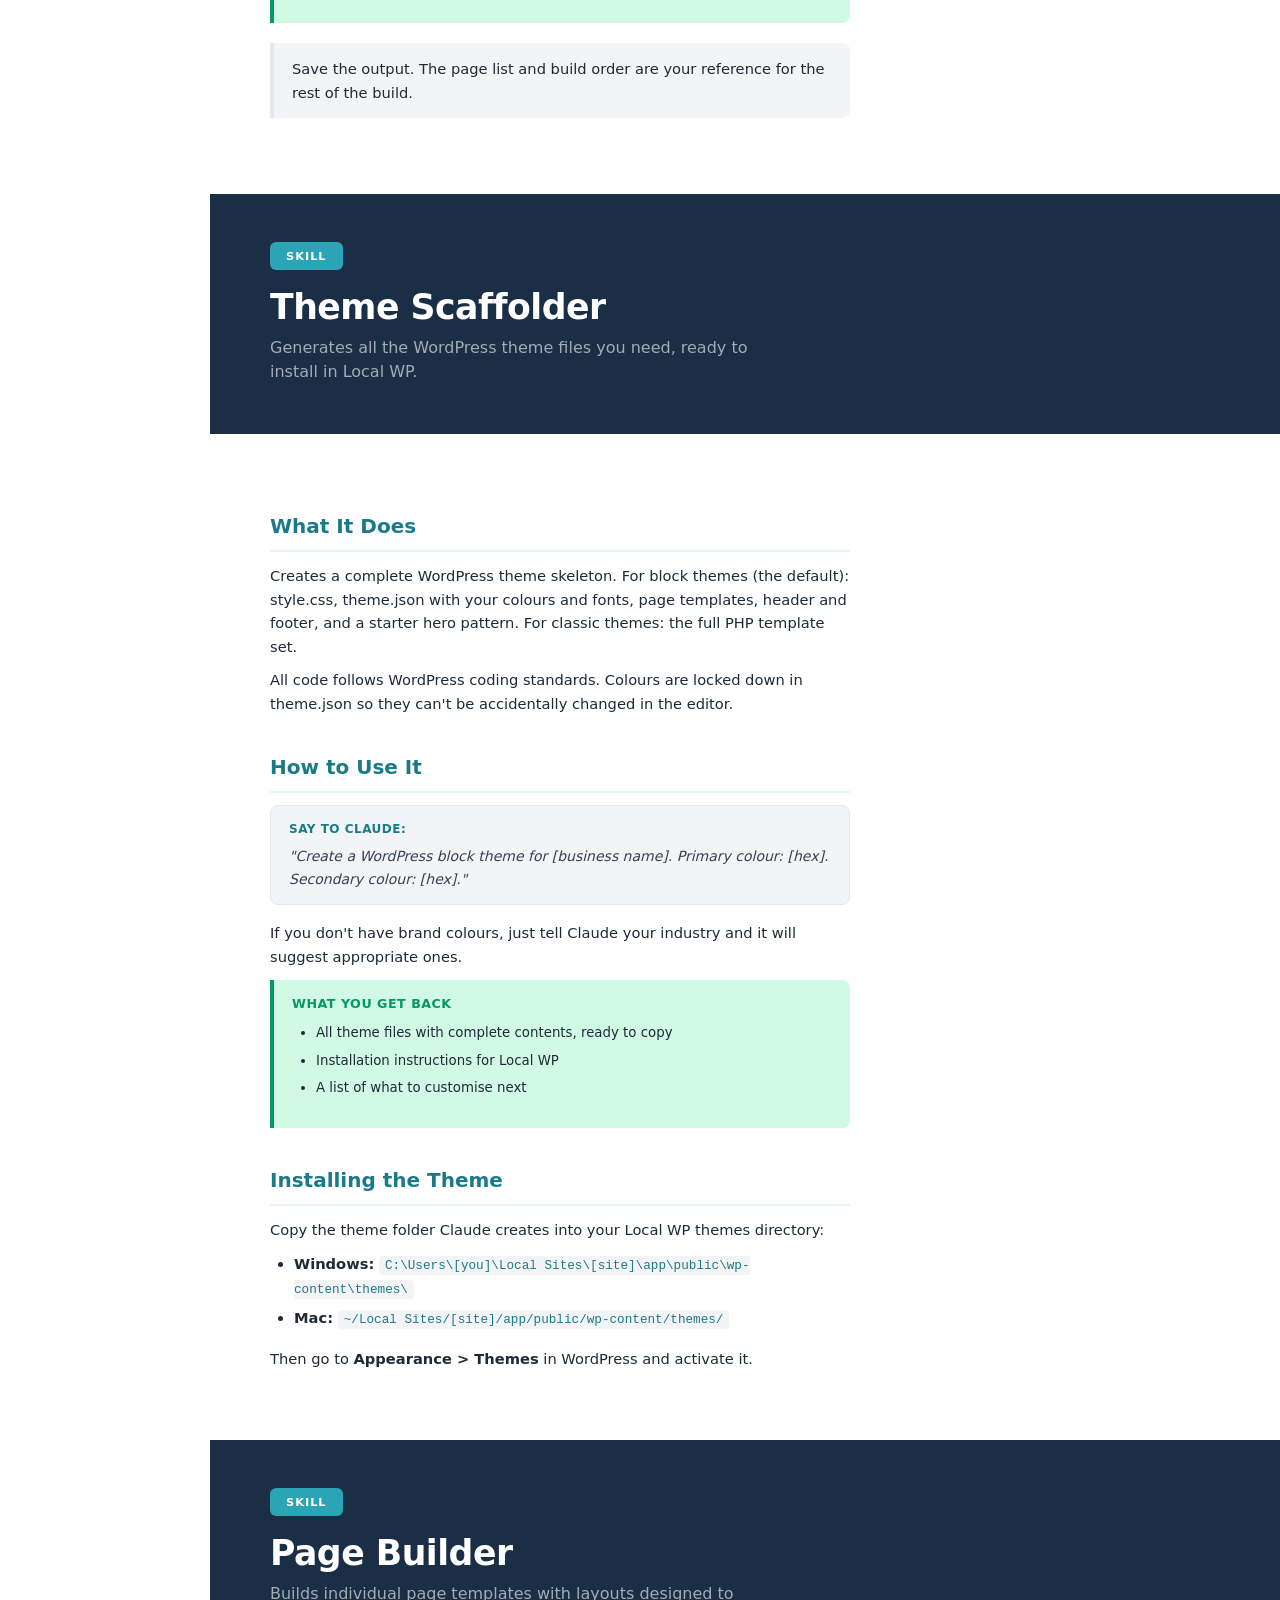
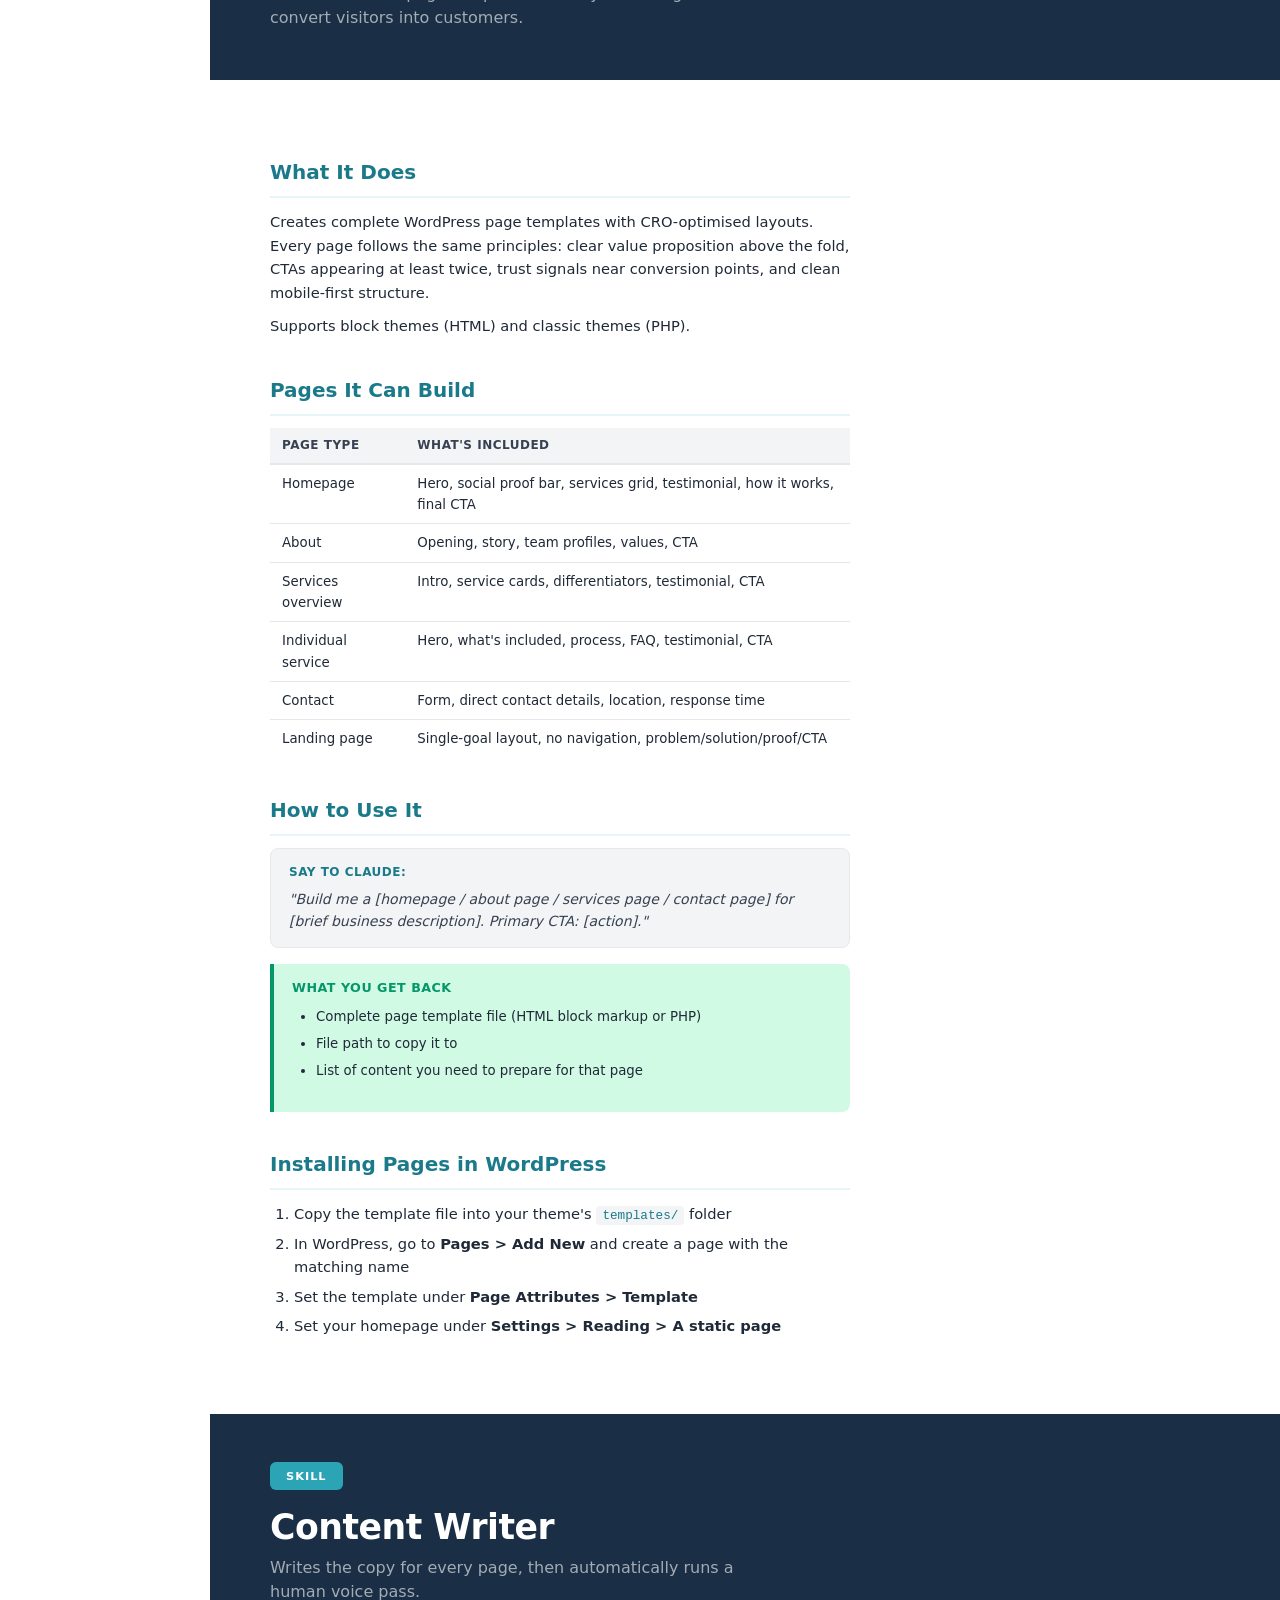
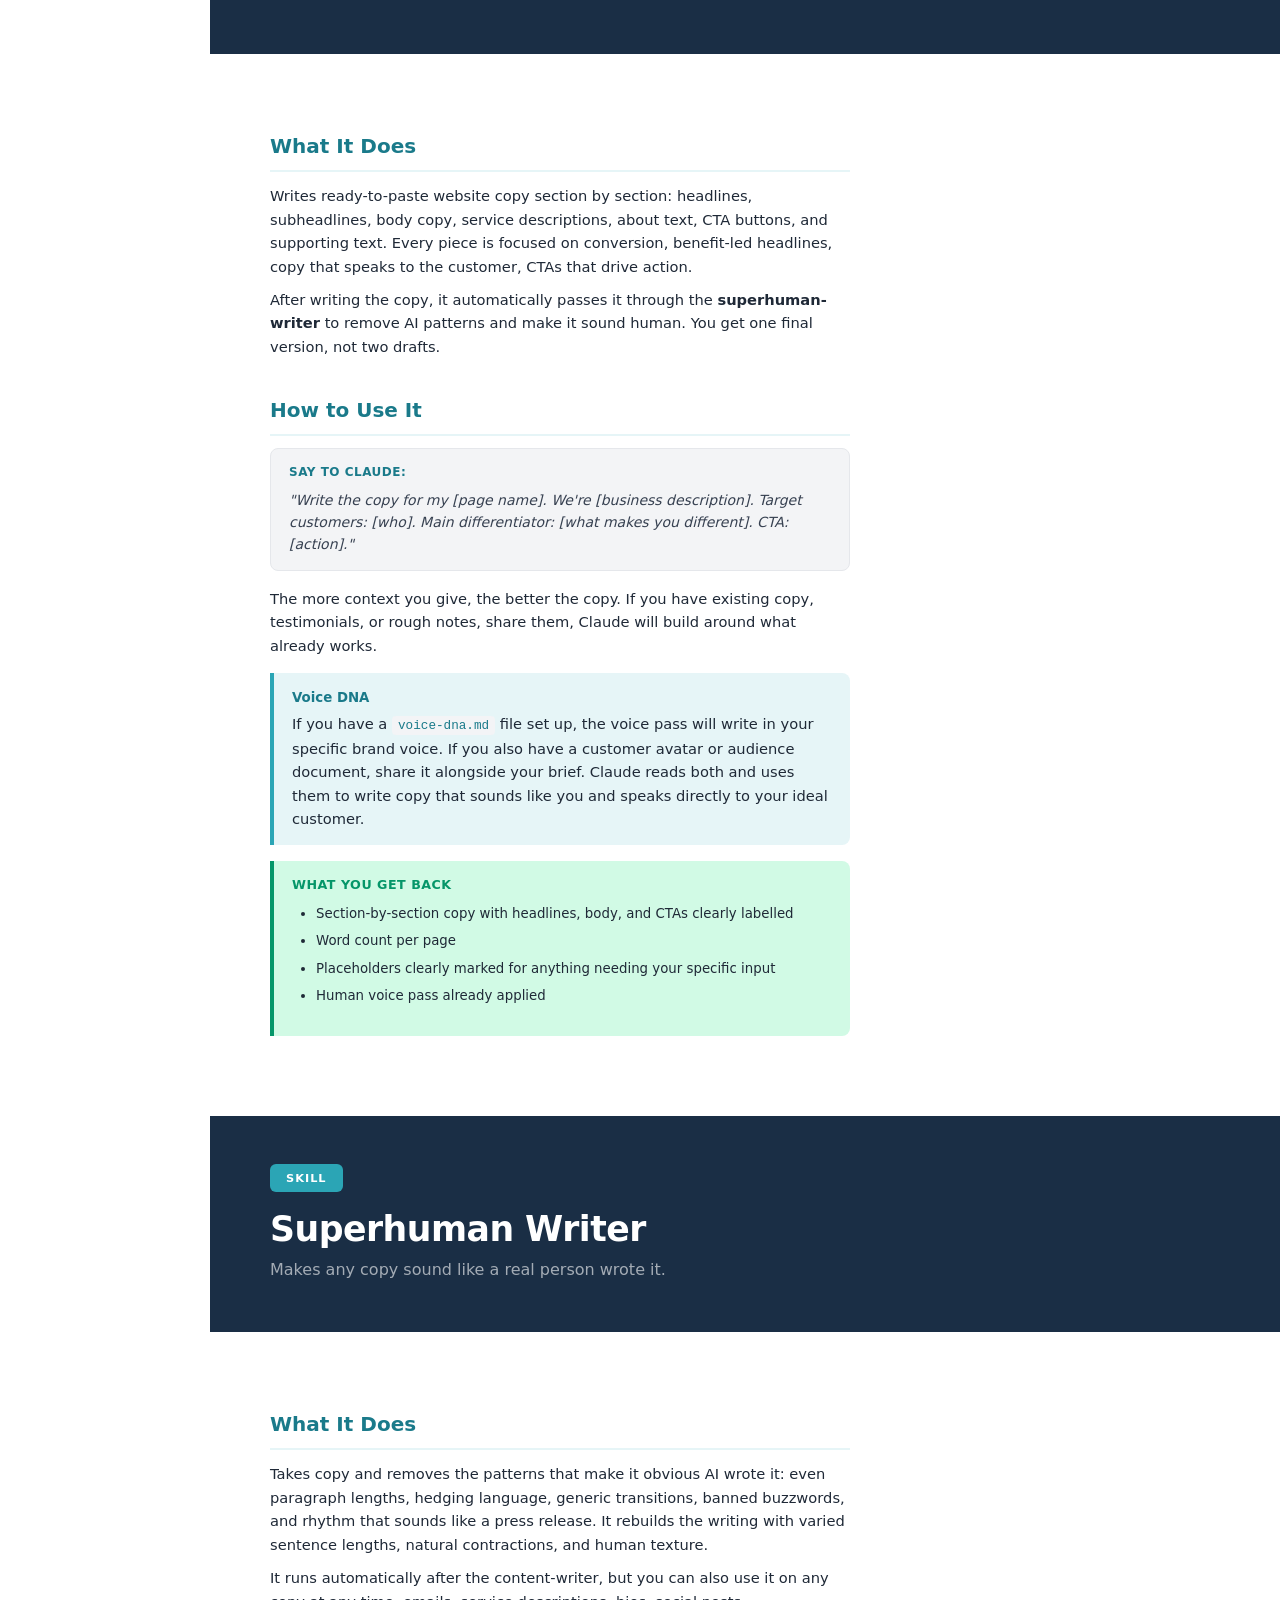
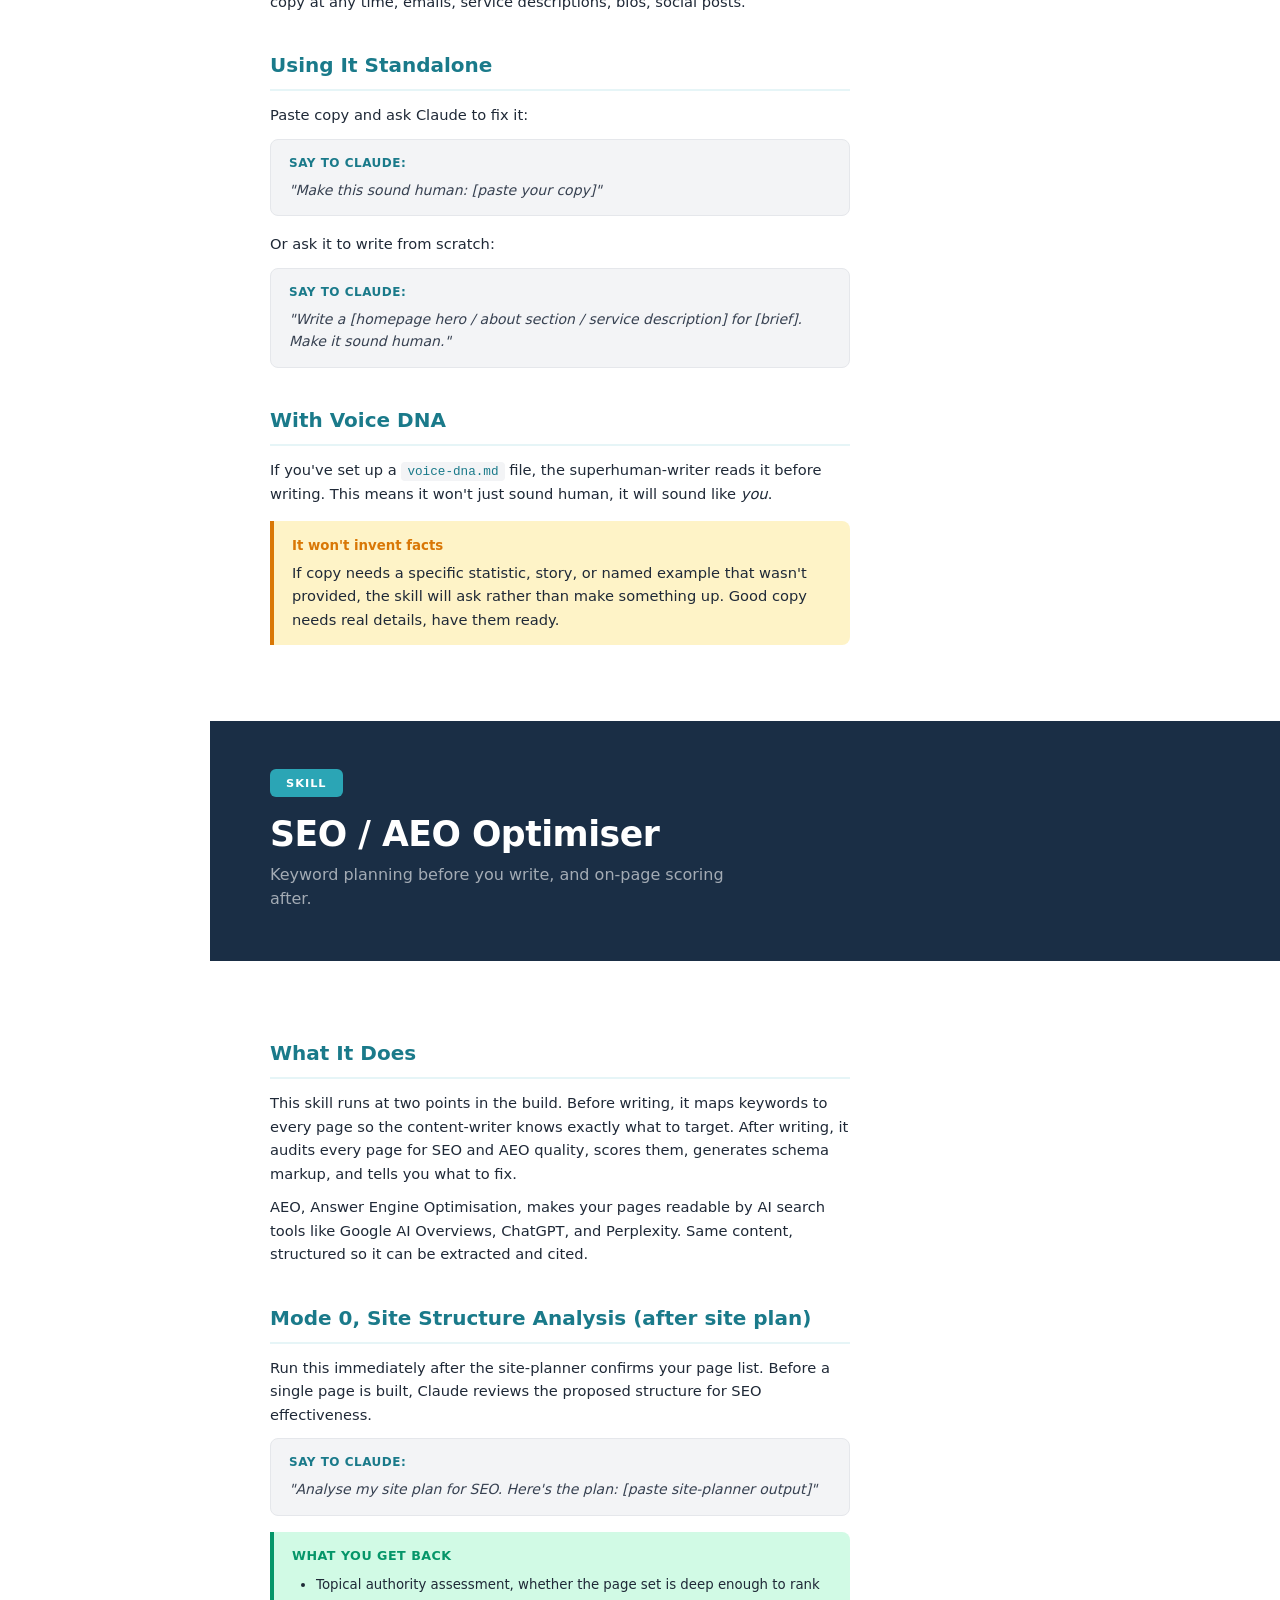
<file: website-builder-pack/guide/build-your-website-with-ai.html>
﻿<!DOCTYPE html>
<html lang="en">
<head>
<meta charset="UTF-8">
<meta name="viewport" content="width=device-width, initial-scale=1.0">
<title>Website Builder Skill Pack | Clever Operators</title>
<style>
:root {
  --navy: #0F1C2E;
  --navy-mid: #1A2E45;
  --teal: #2BA5B5;
  --teal-dark: #1A7A8A;
  --teal-light: #E6F5F7;
  --white: #FFFFFF;
  --ink: #1F2937;
  --ink-light: #374151;
  --ink-muted: #6B7280;
  --grey-bg: #F3F4F6;
  --border: #E5E7EB;
  --success: #059669;
  --success-bg: #D1FAE5;
  --warning-bg: #FEF3C7;
  --warning: #D97706;
  --sidebar-width: 210px;
}

* { margin: 0; padding: 0; box-sizing: border-box; }

body {
  font-family: 'Inter', 'Segoe UI', system-ui, sans-serif;
  color: var(--ink);
  line-height: 1.6;
  font-size: 11pt;
  display: flex;
}

/* Sidebar */
.sidebar {
  width: var(--sidebar-width);
  min-height: 100vh;
  background: var(--navy);
  color: var(--white);
  position: sticky;
  top: 0;
  height: 100vh;
  overflow-y: hidden;
  flex-shrink: 0;
  display: flex;
  flex-direction: column;
}

.sidebar-logo {
  padding: 20px 20px 16px;
  border-bottom: 1px solid rgba(255,255,255,0.1);
  flex-shrink: 0;
}

.sidebar nav {
  overflow-y: auto;
  flex: 1;
  padding: 12px 0 40px;
}

.sidebar-logo-text {
  font-size: 11pt;
  font-weight: 700;
  color: var(--white);
  letter-spacing: -0.3px;
  line-height: 1.2;
  text-decoration: none;
  display: block;
}

.sidebar-logo-sub {
  font-size: 8pt;
  color: rgba(255,255,255,0.45);
  font-weight: 500;
  margin-top: 3px;
}

.sidebar-label {
  font-size: 9.5pt;
  font-weight: 600;
  letter-spacing: 1px;
  text-transform: uppercase;
  color: rgba(255,255,255,0.55);
  padding: 0 20px 10px;
}

.sidebar nav a {
  display: flex;
  align-items: center;
  gap: 10px;
  padding: 9px 20px;
  color: rgba(255,255,255,0.6);
  text-decoration: none;
  font-size: 9.5pt;
  font-weight: 500;
  border-left: 3px solid transparent;
  transition: all 0.15s;
  line-height: 1.3;
}

.sidebar nav a:hover {
  color: var(--white);
  background: rgba(255,255,255,0.06);
}

.sidebar nav a.active {
  color: var(--white);
  border-left-color: var(--teal);
  background: rgba(43,165,181,0.12);
  font-weight: 600;
}

.sidebar nav a .step-num {
  flex-shrink: 0;
  width: 22px;
  height: 22px;
  background: rgba(255,255,255,0.1);
  border-radius: 50%;
  display: flex;
  align-items: center;
  justify-content: center;
  font-size: 8pt;
  font-weight: 700;
}

.sidebar nav a.active .step-num {
  background: var(--teal);
}

/* Main */
main { flex: 1; min-width: 0; }

.intro-cover {
  background: var(--navy);
  color: var(--white);
  padding: 56px 60px 60px;
  display: flex;
  flex-direction: column;
  align-items: flex-start;
  gap: 24px;
}

.intro-cover h1 {
  font-size: 34pt;
  font-weight: 700;
  color: var(--white);
  margin-bottom: 0;
  letter-spacing: -0.5px;
  line-height: 1.1;
}

.intro-cover p {
  font-size: 13pt;
  color: rgba(255,255,255,0.6);
  max-width: 520px;
  line-height: 1.6;
}

.intro-meta {
  font-size: 9.5pt;
  color: rgba(255,255,255,0.4);
  margin-top: 8px;
}

.intro-steps {
  display: flex;
  gap: 8px;
  flex-wrap: wrap;
  margin-top: 8px;
}

.intro-step {
  background: rgba(255,255,255,0.08);
  border: 1px solid rgba(255,255,255,0.15);
  color: rgba(255,255,255,0.7);
  padding: 8px 16px;
  border-radius: 6px;
  font-size: 9pt;
  font-weight: 500;
  text-decoration: none;
  transition: background 0.15s, border-color 0.15s, color 0.15s;
  cursor: pointer;
}

.intro-step:hover {
  background: var(--teal);
  border-color: var(--teal);
  color: var(--white);
}

.chapter-header {
  background: var(--navy);
  color: var(--white);
  padding: 48px 60px 40px;
  scroll-margin-top: 0;
}

.chapter-header .step-badge {
  display: inline-block;
  background: var(--teal);
  color: var(--white);
  padding: 5px 16px;
  border-radius: 6px;
  font-weight: 600;
  font-size: 8.5pt;
  letter-spacing: 1px;
  text-transform: uppercase;
  margin-bottom: 18px;
}

.chapter-header h1 {
  font-size: 26pt;
  font-weight: 700;
  color: var(--white);
  margin-bottom: 10px;
  letter-spacing: -0.5px;
  line-height: 1.1;
}

.chapter-header .subtitle {
  font-size: 12pt;
  color: rgba(255,255,255,0.6);
  max-width: 480px;
  line-height: 1.5;
}

.content {
  max-width: 700px;
  padding: 40px 60px 60px;
}

h2 {
  font-size: 15pt;
  font-weight: 600;
  color: var(--teal-dark);
  margin: 36px 0 12px 0;
  padding-bottom: 8px;
  border-bottom: 2px solid var(--teal-light);
  scroll-margin-top: 24px;
}

h3 {
  font-size: 11.5pt;
  font-weight: 600;
  color: var(--ink);
  margin: 20px 0 8px 0;
}

p { margin: 0 0 10px 0; }
strong { font-weight: 600; }

/* Skill cards */
.skill-grid {
  display: flex;
  flex-direction: column;
  gap: 12px;
  margin: 16px 0 24px;
}

.skill-card {
  border: 1px solid var(--border);
  border-radius: 10px;
  padding: 16px 20px;
  background: var(--white);
}

.skill-card-header {
  display: flex;
  align-items: center;
  gap: 12px;
  margin-bottom: 6px;
}

.skill-badge {
  background: var(--navy);
  color: var(--white);
  padding: 3px 10px;
  border-radius: 4px;
  font-size: 8.5pt;
  font-weight: 600;
  font-family: 'SF Mono', 'Fira Code', monospace;
  white-space: nowrap;
}

.skill-title {
  font-weight: 600;
  font-size: 11pt;
  color: var(--ink);
}

.skill-desc {
  font-size: 10pt;
  color: var(--ink-light);
  margin: 0;
  line-height: 1.5;
}

.skill-trigger {
  margin-top: 8px;
  font-size: 9.5pt;
  color: var(--ink-muted);
}

.skill-trigger span {
  background: var(--grey-bg);
  border: 1px solid var(--border);
  border-radius: 4px;
  padding: 2px 8px;
  font-family: 'SF Mono', 'Fira Code', monospace;
  font-size: 9pt;
}

/* Steps */
.step {
  display: flex;
  gap: 16px;
  margin: 18px 0;
}

.step-number {
  flex-shrink: 0;
  width: 32px;
  height: 32px;
  background: var(--teal);
  color: white;
  border-radius: 50%;
  display: flex;
  align-items: center;
  justify-content: center;
  font-weight: 700;
  font-size: 11pt;
  margin-top: 2px;
}

.step-content { flex: 1; padding-top: 4px; }
.step-content h3 { margin-top: 0; }

/* Checklist */
.checklist { list-style: none; margin: 12px 0 20px 0; padding: 0; }
.checklist li {
  padding: 6px 0 6px 28px;
  position: relative;
  border-bottom: 1px solid var(--border);
  font-size: 10.5pt;
}
.checklist li:last-child { border-bottom: none; }
.checklist li::before {
  content: '☐';
  position: absolute;
  left: 0;
  color: var(--ink-muted);
  font-size: 13pt;
  line-height: 1.2;
}

table {
  width: 100%;
  border-collapse: collapse;
  margin: 12px 0 20px 0;
  font-size: 10pt;
}

th {
  font-weight: 600;
  text-align: left;
  padding: 8px 12px;
  background: var(--grey-bg);
  border-bottom: 2px solid var(--border);
  color: var(--ink-light);
  font-size: 9pt;
  text-transform: uppercase;
  letter-spacing: 0.5px;
}

td {
  padding: 8px 12px;
  border-bottom: 1px solid var(--border);
  vertical-align: top;
}

tr:last-child td { border-bottom: none; }

code {
  font-family: 'SF Mono', 'Fira Code', monospace;
  font-size: 9.5pt;
  background: var(--grey-bg);
  padding: 2px 6px;
  border-radius: 4px;
  color: var(--teal-dark);
}

pre {
  background: var(--navy);
  color: #e6edf3;
  padding: 14px 18px;
  border-radius: 8px;
  margin: 10px 0 16px 0;
  font-size: 9.5pt;
  line-height: 1.5;
  overflow-wrap: break-word;
  white-space: pre-wrap;
}

pre code { background: none; color: inherit; padding: 0; }

.callout {
  background: var(--teal-light);
  border-left: 4px solid var(--teal);
  padding: 14px 18px;
  margin: 16px 0;
  border-radius: 0 8px 8px 0;
}

.callout-title {
  font-weight: 600;
  color: var(--teal-dark);
  margin-bottom: 4px;
  font-size: 10pt;
}

.callout-success {
  background: var(--success-bg);
  border-left: 4px solid var(--success);
  padding: 14px 18px;
  margin: 16px 0;
  border-radius: 0 8px 8px 0;
}

.callout-success .callout-title { color: var(--success); }

.callout-neutral {
  background: var(--grey-bg);
  border-left: 4px solid var(--border);
  padding: 14px 18px;
  margin: 16px 0;
  border-radius: 0 8px 8px 0;
}

.callout-warning {
  background: var(--warning-bg);
  border-left: 4px solid var(--warning);
  padding: 14px 18px;
  margin: 16px 0;
  border-radius: 0 8px 8px 0;
}

.callout-warning .callout-title { color: var(--warning); }

ul, ol { margin: 8px 0 16px 24px; }
li { margin-bottom: 6px; }

hr { border: none; border-top: 1px solid var(--border); margin: 36px 0; }

.chapter-divider {
  border: none;
  border-top: 3px solid var(--navy);
  margin: 0;
}

.say-this {
  background: var(--grey-bg);
  border: 1px solid var(--border);
  border-radius: 8px;
  padding: 14px 18px;
  margin: 12px 0 16px;
  font-style: italic;
  color: var(--ink-light);
  font-size: 10.5pt;
}

.say-this::before {
  content: 'Say to Claude: ';
  font-style: normal;
  font-weight: 600;
  color: var(--teal-dark);
  display: block;
  font-size: 9pt;
  text-transform: uppercase;
  letter-spacing: 0.5px;
  margin-bottom: 6px;
}

.you-get {
  background: var(--success-bg);
  border-left: 4px solid var(--success);
  padding: 14px 18px;
  margin: 12px 0 20px;
  border-radius: 0 8px 8px 0;
  font-size: 10pt;
}

.you-get-title {
  font-weight: 600;
  color: var(--success);
  font-size: 9.5pt;
  text-transform: uppercase;
  letter-spacing: 0.5px;
  margin-bottom: 6px;
}

.page-footer {
  background: var(--navy);
  color: rgba(255,255,255,0.4);
  padding: 32px 60px;
  font-size: 9pt;
  margin-top: 60px;
}

.page-footer a { color: rgba(255,255,255,0.6); }

@media print {
  .sidebar { display: none; }
  body { display: block; }
}

@media (max-width: 900px) {
  .sidebar { display: none; }
  body { display: block; }
  .content { padding: 32px 28px 48px; }
  .chapter-header { padding: 40px 28px 36px; }
  .intro-cover { padding: 48px 28px; }
}
</style>
</head>
<body>

<!-- Sidebar -->
<aside class="sidebar">
  <div class="sidebar-logo">
    <a href="#intro" style="text-decoration:none; display:block;">
      <img src="logo-wordmark-white.svg" alt="Clever Operators" style="height:160px; width:auto; display:block; margin-bottom:8px;">
    </a>
    <div class="sidebar-logo-sub">Website Builder Pack</div>
  </div>
  <nav>
    <a href="#whats-included">What's Included</a>
    <a href="#before-you-start">Before You Start</a>
    <a href="#install">
      <span class="step-num">1</span>
      Install
    </a>
    <a href="#voice-dna">
      <span class="step-num">2</span>
      Voice DNA
    </a>
    <a href="#full-build">
      <span class="step-num">3</span>
      Full Build
    </a>
    <a href="#individual-skills">
      <span class="step-num">4</span>
      Individual Skills
    </a>
    <a href="#website-builder">Website Builder</a>
    <a href="#site-planner">Site Planner</a>
    <a href="#theme-scaffolder">Theme Scaffolder</a>
    <a href="#page-builder">Page Builder</a>
    <a href="#content-writer">Content Writer</a>
    <a href="#superhuman-writer">Superhuman Writer</a>
    <a href="#seo-aeo">SEO / AEO</a>
    <a href="#wordpress-security-audit">Security Audit</a>
    <a href="#launch-checklist">Launch Checklist</a>
    <a href="#plugins">Plugins</a>
    <a href="#go-live">
      <span class="step-num">5</span>
      Go Live
    </a>
    <a href="#troubleshooting">Troubleshooting</a>
    <a href="#help">Get Help</a>
    <a href="#terms">Licence</a>
  </nav>
</aside>

<main>

  <!-- Intro cover -->
  <section id="intro" class="intro-cover">
    <div>
      <h1>Website Builder<br>Skill Pack</h1>
      <p>Ten Claude skills. Ten-stage build process. Takes you from blank folder to launch-ready WordPress site, without a developer.</p>
      <p class="intro-meta">By Zara Imrie &nbsp;·&nbsp; Clever Operators &nbsp;·&nbsp; cleveroperators.com</p>
    </div>
    <div class="intro-steps">
      <a href="#install" class="intro-step">1. Install</a>
      <a href="#voice-dna" class="intro-step">2. Voice DNA</a>
      <a href="#full-build" class="intro-step">3. Full Build</a>
      <a href="#individual-skills" class="intro-step">4. Individual Skills</a>
      <a href="#go-live" class="intro-step">5. Go Live</a>
    </div>
  </section>

  <!-- What's included -->
  <hr class="chapter-divider">
  <section id="whats-included">
    <div class="chapter-header">
      <h1>What's Included</h1>
      <p class="subtitle">Ten skills that handle every stage of the build. Ten stages in total. Use them together or one at a time.</p>
    </div>
    <div class="content">

      <p>The Website Builder Skill Pack is a set of Claude skills that guide you through building a complete WordPress website from scratch. You install the skills into Claude Code, describe your business, and Claude handles the technical work: planning the pages, generating the theme files, building each page template, writing the copy, and running a pre-launch check before you go live.</p>

      <p>No developer needed. No page builders. No drag-and-drop editors. Just clean, custom-coded WordPress built through a conversation with Claude.</p>

      <p>The skills work together as a complete pipeline, or you can use any of them individually if you only need one part of the process.</p>

      <div class="skill-grid">

        <div class="skill-card">
          <div class="skill-card-header">
            <span class="skill-badge">website-builder</span>
            <span class="skill-title">Full Build Orchestrator</span>
          </div>
          <p class="skill-desc">Runs the complete website build from start to finish. Works through ten stages: Discovery, Site Plan, SEO Structure Analysis, Theme, Pages, Keyword Planning, Copy, SEO/AEO Audit, Security Audit, and Launch Check. Confirms with you at each stage before moving on. This is the skill to use if you want to build an entire site in one workflow.</p>
          <p class="skill-trigger">Trigger: <span>"Build me a website for my business"</span></p>
        </div>

        <div class="skill-card">
          <div class="skill-card-header">
            <span class="skill-badge">site-planner</span>
            <span class="skill-title">Site Planner</span>
          </div>
          <p class="skill-desc">Takes your business details and produces a complete site plan: which pages you need, how they're structured, what the navigation looks like, and the order to build them in. Gives you one clear recommendation per decision, no options overload.</p>
          <p class="skill-trigger">Trigger: <span>"Plan my website"</span></p>
        </div>

        <div class="skill-card">
          <div class="skill-card-header">
            <span class="skill-badge">theme-scaffolder</span>
            <span class="skill-title">Theme Scaffolder</span>
          </div>
          <p class="skill-desc">Generates all the files needed for a working WordPress theme, style.css, theme.json, templates, header, footer, and starter patterns. Defaults to block themes (Full Site Editing). You copy the output into your Local WP themes folder and activate it.</p>
          <p class="skill-trigger">Trigger: <span>"Create a WordPress theme for my business"</span></p>
        </div>

        <div class="skill-card">
          <div class="skill-card-header">
            <span class="skill-badge">page-builder</span>
            <span class="skill-title">Page Builder</span>
          </div>
          <p class="skill-desc">Builds individual page templates with conversion-optimised layouts. Covers homepage, about, services, individual service pages, contact, and landing pages. Each layout follows CRO best practices, clear value proposition above the fold, strategic CTA placement, trust signals near conversion points.</p>
          <p class="skill-trigger">Trigger: <span>"Build me a homepage for [business]"</span></p>
        </div>

        <div class="skill-card">
          <div class="skill-card-header">
            <span class="skill-badge">content-writer</span>
            <span class="skill-title">Content Writer</span>
          </div>
          <p class="skill-desc">Writes ready-to-paste copy for every page, headlines, body text, CTAs, service descriptions, about sections, and testimonial frameworks. Focuses on conversion: benefit-led headlines, customer-focused body copy, specific CTAs. After generating copy it automatically runs the superhuman-writer pass.</p>
          <p class="skill-trigger">Trigger: <span>"Write the copy for my homepage"</span></p>
        </div>

        <div class="skill-card">
          <div class="skill-card-header">
            <span class="skill-badge">superhuman-writer</span>
            <span class="skill-title">Superhuman Writer</span>
          </div>
          <p class="skill-desc">Takes any copy and makes it sound like a real person wrote it. Removes AI patterns, fixes rhythm, adds human texture. Runs automatically after the content-writer, but you can also use it standalone on any text, emails, service descriptions, bios, anything. If you've set up a voice-dna.md file it will write in your specific voice.</p>
          <p class="skill-trigger">Trigger: <span>"Make this sound human"</span> or <span>"Rewrite this copy"</span></p>
        </div>

        <div class="skill-card">
          <div class="skill-card-header">
            <span class="skill-badge">seo-aeo</span>
            <span class="skill-title">SEO / AEO Optimiser</span>
          </div>
          <p class="skill-desc">Runs at three points in the build. After the site plan: analyses page hierarchy, topical authority, internal linking, and URL structure. Before copy is written: produces a keyword plan with a primary keyword, intent classification, and supporting keywords for every page. After copy is written: audits every page for on-page SEO and AEO quality, scores each page out of 10, generates schema markup (JSON-LD), and produces a fix list. Target is 8/10 per page before launch.</p>
          <p class="skill-trigger">Trigger: <span>"Keyword research for my site"</span> or <span>"SEO audit"</span></p>
        </div>

        <div class="skill-card">
          <div class="skill-card-header">
            <span class="skill-badge">launch-checklist</span>
            <span class="skill-title">Launch Checklist</span>
          </div>
          <p class="skill-desc">Produces a personalised pre-launch audit covering content completeness, SEO basics, performance, mobile responsiveness, conversion readiness, security, legal compliance, and go-live technical steps. Every item is tagged BLOCKER, IMPORTANT, or NICE-TO-HAVE so you know exactly what to fix before going live.</p>
          <p class="skill-trigger">Trigger: <span>"Give me a pre-launch checklist"</span></p>
        </div>

      </div>

    </div>
  </section>

  <!-- Before you start -->
  <hr class="chapter-divider">
  <section id="before-you-start">
    <div class="chapter-header">
      <h1>Before You Start</h1>
      <p class="subtitle">Two tools to install and a few things to have ready.</p>
    </div>
    <div class="content">

      <h2>Tools You Need</h2>

      <div class="step">
        <div class="step-number">1</div>
        <div class="step-content">
          <h3>Claude Code</h3>
          <p>The command-line tool that lets Claude work directly with files on your computer. This is what activates the skills.</p>
          <p>Install it at <strong>claude.ai/code</strong>. Once installed, type <code>claude</code> in your terminal to confirm it's working.</p>
        </div>
      </div>

      <div class="step">
        <div class="step-number">2</div>
        <div class="step-content">
          <h3>Local WP</h3>
          <p>A free tool that runs WordPress on your computer. No hosting account or domain needed to start.</p>
          <p>Download it at <strong>localwp.com</strong>, install it, and create a new site. Write down your WordPress admin username and password.</p>
        </div>
      </div>

      <h2>What to Have Ready</h2>
      <ul class="checklist">
        <li>Your business name and what you do</li>
        <li>Who your customers are and what they're looking for</li>
        <li>The main goal of your website (leads, sales, bookings, or credibility)</li>
        <li>Brand colours as hex codes, if you have them (e.g. #1E40AF). If not, Claude will suggest some.</li>
        <li>Any existing copy, about page text, service descriptions, testimonials, team bios. Even rough notes help.</li>
      </ul>

      <div class="callout">
        <div class="callout-title">No coding knowledge needed</div>
        Claude handles all the technical parts. Your job is to describe your business and tell Claude what looks right.
      </div>

    </div>
  </section>

  <!-- Step 1: Install -->
  <hr class="chapter-divider">
  <section id="install">
    <div class="chapter-header">
      <div class="step-badge">Step 1</div>
      <h1>Install the Skills</h1>
      <p class="subtitle">Drop the pack in your project folder and ask Claude to set it up.</p>
    </div>
    <div class="content">

      <div class="step">
        <div class="step-number">1</div>
        <div class="step-content">
          <h3>Create your project folder</h3>
          <p>Create a folder on your computer for your website project. This is where Claude will save all the files it generates.</p>
        </div>
      </div>

      <div class="step">
        <div class="step-number">2</div>
        <div class="step-content">
          <h3>Drop the pack in</h3>
          <p>Put the <code>website-builder-pack</code> folder anywhere inside your project folder. It doesn't matter where.</p>
        </div>
      </div>

      <div class="step">
        <div class="step-number">3</div>
        <div class="step-content">
          <h3>Open Claude Code and ask it to install</h3>
          <p>Open your terminal, navigate to your project folder, and run:</p>
          <pre><code>claude</code></pre>
          <p>Then tell Claude:</p>
          <div class="say-this">"Install the website builder skill pack. The folder is at [path to the pack folder]."</div>
          <p>Claude will copy all the skill folders into <code>.claude/skills/</code>, creating the folder if it doesn't exist yet. If you already have other skills installed, it will leave them untouched.</p>
        </div>
      </div>

      <div class="callout-success">
        <div class="callout-title">That's it</div>
        Once Claude confirms the install, the skills are live. No folder copying, no terminal commands beyond opening Claude Code.
      </div>

    </div>
  </section>

  <!-- Step 2: Voice DNA -->
  <hr class="chapter-divider">
  <section id="voice-dna">
    <div class="chapter-header">
      <div class="step-badge">Step 2</div>
      <h1>Voice DNA</h1>
      <p class="subtitle">Handled automatically. Claude writes it from your answers.</p>
    </div>
    <div class="content">

      <p>The <strong>superhuman-writer</strong> skill makes your copy sound human. By default it applies general writing rules: short sentences, no AI filler, natural rhythm.</p>

      <p>If it has a voice reference, it writes in your specific style. You don't need to create this file yourself.</p>

      <h2>How It Works</h2>

      <div class="step">
        <div class="step-number">1</div>
        <div class="step-content">
          <h3>During a full build</h3>
          <p>Claude asks about your brand voice as part of Stage 1 Discovery. After you answer, it writes the <code>voice-dna.md</code> file itself. Nothing for you to fill in.</p>
        </div>
      </div>

      <div class="step">
        <div class="step-number">2</div>
        <div class="step-content">
          <h3>Using superhuman-writer standalone</h3>
          <p>If no <code>voice-dna.md</code> exists, the skill asks you a few short questions about your tone, audience, and style, then writes the file from your answers before continuing.</p>
        </div>
      </div>

      <div class="callout-neutral">
        <div class="callout-title">No voice reference?</div>
        The superhuman-writer will still improve your copy. It just won't be tuned to your specific voice or brand.
      </div>

    </div>
  </section>

  <!-- Step 3: Full Build -->
  <hr class="chapter-divider">
  <section id="full-build">
    <div class="chapter-header">
      <div class="step-badge">Step 3</div>
      <h1>Full Build</h1>
      <p class="subtitle">Use the website-builder skill to run the entire process from start to finish.</p>
    </div>
    <div class="content">

      <p>The <strong>website-builder</strong> skill is the master skill. It runs ten stages in one guided workflow: Discovery, Site Plan, SEO Structure Analysis, Theme, Pages, Keyword Planning, Copy, SEO/AEO Audit, Security Audit, and Launch Check. Claude confirms with you at each stage before moving on.</p>

      <h2>Start the Build</h2>

      <div class="say-this">"Build me a website for my business."</div>

      <p>Claude will ask for your business details, then work through each stage in order.</p>

      <h2>The Ten Stages</h2>

      <table>
        <thead>
          <tr>
            <th>Stage</th>
            <th>What Happens</th>
          </tr>
        </thead>
        <tbody>
          <tr>
            <td>1. Discovery</td>
            <td>Claude asks about your business, customers, goals, brand colours, and any existing content</td>
          </tr>
          <tr>
            <td>2. Site Plan</td>
            <td>Claude produces a page list, site map, navigation structure, and build order. You confirm before continuing.</td>
          </tr>
          <tr>
            <td>3. SEO Structure</td>
            <td>Claude analyses the site plan for topical authority, page hierarchy, internal linking, URL structure, and missing pages. Recommends changes before anything is built.</td>
          </tr>
          <tr>
            <td>4. Theme</td>
            <td>Claude generates all theme files. You copy them into Local WP and activate the theme. Claude waits for confirmation.</td>
          </tr>
          <tr>
            <td>5. Pages</td>
            <td>Claude builds each page template in order, starting with the homepage. You copy each file into your theme.</td>
          </tr>
          <tr>
            <td>6. Keyword Planning</td>
            <td>Claude asks if you have existing keyword research. If you do, paste it in. If not, Claude carries out the research and maps a primary keyword, intent, and supporting keywords to every page.</td>
          </tr>
          <tr>
            <td>7. Copy</td>
            <td>Claude writes copy for every page using the keyword plan, then runs a voice pass to make it sound human.</td>
          </tr>
          <tr>
            <td>8. SEO/AEO Audit</td>
            <td>Claude scores every page out of 10, generates schema markup, and produces a fix list. Target is 8/10 per page.</td>
          </tr>
          <tr>
            <td>9. Security Audit</td>
            <td>Claude scans the generated theme JavaScript, PHP files, and directory for code-level vulnerabilities. All Critical and High findings must be resolved before upload. Server-level checks (wp-config, .htaccess, exposed files) run separately after going live using the production audit skill.</td>
          </tr>
          <tr>
            <td>10. Launch Check</td>
            <td>Claude audits the site and returns a personalised checklist. Fix all BLOCKERs before going live.</td>
          </tr>
        </tbody>
      </table>

      <div class="callout-success">
        <div class="callout-title">Close and come back any time</div>
        After each confirmed stage, Claude saves your progress to a <code>website-build.md</code> file in your project folder. Come back the next day, open Claude Code, and say "continue my website build." Claude reads the file and picks up exactly where you left off. No need to repeat anything.
      </div>

      <h2>Skipping a Stage</h2>
      <p>If you want to skip a stage, for example, you'll write your own copy, just tell Claude. It will move to the next stage without issue.</p>

    </div>
  </section>

  <!-- Step 4: Individual Skills -->
  <hr class="chapter-divider">
  <section id="individual-skills">
    <div class="chapter-header">
      <div class="step-badge">Step 4</div>
      <h1>Individual Skills</h1>
      <p class="subtitle">Use each skill on its own when you only need one part of the process.</p>
    </div>
    <div class="content">
      <p>Each skill works independently. If you already have a theme and just need copy, use the content-writer. If you want to rebuild a single page, use the page-builder. You don't have to run the full build to use any of them.</p>
    </div>
  </section>

  <!-- Website Builder -->
  <section id="website-builder">
    <div class="chapter-header" style="background: var(--navy-mid);">
      <div class="step-badge">Skill</div>
      <h1>Website Builder</h1>
      <p class="subtitle">The master orchestrator. Runs the full ten-stage build in one workflow.</p>
    </div>
    <div class="content">
      <p>The <strong>website-builder</strong> skill is the orchestrator. Use it when you want to build a complete site from start to finish without triggering each step manually. It first asks whether you are building a brand new site or rebuilding an existing one, then runs all ten stages in order and saves progress after every confirmed stage so you can stop and resume across sessions.</p>
      <p>It calls the other skills automatically at the right points. You don't need to trigger site-planner, seo-aeo, or any other skill separately when using a full build.</p>
      <p><strong>Trigger phrase:</strong></p>
      <p>"Build me a website for my business."</p>
      <p>Claude will ask everything it needs in one go, then work through the stages step by step.</p>
    </div>
  </section>

  <!-- Site Planner -->
  <section id="site-planner">
    <div class="chapter-header" style="background: var(--navy-mid);">
      <div class="step-badge">Skill</div>
      <h1>Site Planner</h1>
      <p class="subtitle">Works out what pages you need, how they're structured, and what to build first.</p>
    </div>
    <div class="content">

      <h2>What It Does</h2>
      <p>Takes your business description and produces a complete website plan. It recommends a theme type, builds a page list tailored to your business type, creates a site map, recommends your navigation, and gives you a prioritised build order.</p>
      <p>One clear recommendation per decision. It won't give you a list of options and ask you to choose, it will tell you what to do.</p>

      <h2>How to Use It</h2>
      <div class="say-this">"Plan my website. I run [business name]. We [what you do] for [who]. The main goal is [leads / sales / bookings / credibility]."</div>

      <div class="you-get">
        <div class="you-get-title">What you get back</div>
        <ul>
          <li>Theme type recommendation with a one-line reason</li>
          <li>Page list with purpose and priority for each page</li>
          <li>Site map showing the full structure</li>
          <li>Main menu and footer menu recommendations</li>
          <li>Build order, which page to tackle first, second, third</li>
        </ul>
      </div>

      <div class="callout-neutral">
        Save the output. The page list and build order are your reference for the rest of the build.
      </div>

    </div>
  </section>

  <!-- Theme Scaffolder -->
  <section id="theme-scaffolder">
    <div class="chapter-header" style="background: var(--navy-mid);">
      <div class="step-badge">Skill</div>
      <h1>Theme Scaffolder</h1>
      <p class="subtitle">Generates all the WordPress theme files you need, ready to install in Local WP.</p>
    </div>
    <div class="content">

      <h2>What It Does</h2>
      <p>Creates a complete WordPress theme skeleton. For block themes (the default): style.css, theme.json with your colours and fonts, page templates, header and footer, and a starter hero pattern. For classic themes: the full PHP template set.</p>
      <p>All code follows WordPress coding standards. Colours are locked down in theme.json so they can't be accidentally changed in the editor.</p>

      <h2>How to Use It</h2>
      <div class="say-this">"Create a WordPress block theme for [business name]. Primary colour: [hex]. Secondary colour: [hex]."</div>

      <p>If you don't have brand colours, just tell Claude your industry and it will suggest appropriate ones.</p>

      <div class="you-get">
        <div class="you-get-title">What you get back</div>
        <ul>
          <li>All theme files with complete contents, ready to copy</li>
          <li>Installation instructions for Local WP</li>
          <li>A list of what to customise next</li>
        </ul>
      </div>

      <h2>Installing the Theme</h2>
      <p>Copy the theme folder Claude creates into your Local WP themes directory:</p>
      <ul>
        <li><strong>Windows:</strong> <code>C:\Users\[you]\Local Sites\[site]\app\public\wp-content\themes\</code></li>
        <li><strong>Mac:</strong> <code>~/Local Sites/[site]/app/public/wp-content/themes/</code></li>
      </ul>
      <p>Then go to <strong>Appearance &gt; Themes</strong> in WordPress and activate it.</p>

    </div>
  </section>

  <!-- Page Builder -->
  <section id="page-builder">
    <div class="chapter-header" style="background: var(--navy-mid);">
      <div class="step-badge">Skill</div>
      <h1>Page Builder</h1>
      <p class="subtitle">Builds individual page templates with layouts designed to convert visitors into customers.</p>
    </div>
    <div class="content">

      <h2>What It Does</h2>
      <p>Creates complete WordPress page templates with CRO-optimised layouts. Every page follows the same principles: clear value proposition above the fold, CTAs appearing at least twice, trust signals near conversion points, and clean mobile-first structure.</p>
      <p>Supports block themes (HTML) and classic themes (PHP).</p>

      <h2>Pages It Can Build</h2>
      <table>
        <thead><tr><th>Page Type</th><th>What's Included</th></tr></thead>
        <tbody>
          <tr><td>Homepage</td><td>Hero, social proof bar, services grid, testimonial, how it works, final CTA</td></tr>
          <tr><td>About</td><td>Opening, story, team profiles, values, CTA</td></tr>
          <tr><td>Services overview</td><td>Intro, service cards, differentiators, testimonial, CTA</td></tr>
          <tr><td>Individual service</td><td>Hero, what's included, process, FAQ, testimonial, CTA</td></tr>
          <tr><td>Contact</td><td>Form, direct contact details, location, response time</td></tr>
          <tr><td>Landing page</td><td>Single-goal layout, no navigation, problem/solution/proof/CTA</td></tr>
        </tbody>
      </table>

      <h2>How to Use It</h2>
      <div class="say-this">"Build me a [homepage / about page / services page / contact page] for [brief business description]. Primary CTA: [action]."</div>

      <div class="you-get">
        <div class="you-get-title">What you get back</div>
        <ul>
          <li>Complete page template file (HTML block markup or PHP)</li>
          <li>File path to copy it to</li>
          <li>List of content you need to prepare for that page</li>
        </ul>
      </div>

      <h2>Installing Pages in WordPress</h2>
      <ol>
        <li>Copy the template file into your theme's <code>templates/</code> folder</li>
        <li>In WordPress, go to <strong>Pages &gt; Add New</strong> and create a page with the matching name</li>
        <li>Set the template under <strong>Page Attributes &gt; Template</strong></li>
        <li>Set your homepage under <strong>Settings &gt; Reading &gt; A static page</strong></li>
      </ol>

    </div>
  </section>

  <!-- Content Writer -->
  <section id="content-writer">
    <div class="chapter-header" style="background: var(--navy-mid);">
      <div class="step-badge">Skill</div>
      <h1>Content Writer</h1>
      <p class="subtitle">Writes the copy for every page, then automatically runs a human voice pass.</p>
    </div>
    <div class="content">

      <h2>What It Does</h2>
      <p>Writes ready-to-paste website copy section by section: headlines, subheadlines, body copy, service descriptions, about text, CTA buttons, and supporting text. Every piece is focused on conversion, benefit-led headlines, copy that speaks to the customer, CTAs that drive action.</p>
      <p>After writing the copy, it automatically passes it through the <strong>superhuman-writer</strong> to remove AI patterns and make it sound human. You get one final version, not two drafts.</p>

      <h2>How to Use It</h2>
      <div class="say-this">"Write the copy for my [page name]. We're [business description]. Target customers: [who]. Main differentiator: [what makes you different]. CTA: [action]."</div>

      <p>The more context you give, the better the copy. If you have existing copy, testimonials, or rough notes, share them, Claude will build around what already works.</p>

      <div class="callout">
        <div class="callout-title">Voice DNA</div>
        If you have a <code>voice-dna.md</code> file set up, the voice pass will write in your specific brand voice. If you also have a customer avatar or audience document, share it alongside your brief. Claude reads both and uses them to write copy that sounds like you and speaks directly to your ideal customer.
      </div>

      <div class="you-get">
        <div class="you-get-title">What you get back</div>
        <ul>
          <li>Section-by-section copy with headlines, body, and CTAs clearly labelled</li>
          <li>Word count per page</li>
          <li>Placeholders clearly marked for anything needing your specific input</li>
          <li>Human voice pass already applied</li>
        </ul>
      </div>

    </div>
  </section>

  <!-- Superhuman Writer -->
  <section id="superhuman-writer">
    <div class="chapter-header" style="background: var(--navy-mid);">
      <div class="step-badge">Skill</div>
      <h1>Superhuman Writer</h1>
      <p class="subtitle">Makes any copy sound like a real person wrote it.</p>
    </div>
    <div class="content">

      <h2>What It Does</h2>
      <p>Takes copy and removes the patterns that make it obvious AI wrote it: even paragraph lengths, hedging language, generic transitions, banned buzzwords, and rhythm that sounds like a press release. It rebuilds the writing with varied sentence lengths, natural contractions, and human texture.</p>
      <p>It runs automatically after the content-writer, but you can also use it on any copy at any time, emails, service descriptions, bios, social posts.</p>

      <h2>Using It Standalone</h2>
      <p>Paste copy and ask Claude to fix it:</p>
      <div class="say-this">"Make this sound human: [paste your copy]"</div>
      <p>Or ask it to write from scratch:</p>
      <div class="say-this">"Write a [homepage hero / about section / service description] for [brief]. Make it sound human."</div>

      <h2>With Voice DNA</h2>
      <p>If you've set up a <code>voice-dna.md</code> file, the superhuman-writer reads it before writing. This means it won't just sound human, it will sound like <em>you</em>.</p>

      <div class="callout-warning">
        <div class="callout-title">It won't invent facts</div>
        If copy needs a specific statistic, story, or named example that wasn't provided, the skill will ask rather than make something up. Good copy needs real details, have them ready.
      </div>

    </div>
  </section>

  <!-- SEO / AEO -->
  <section id="seo-aeo">
    <div class="chapter-header" style="background: var(--navy-mid);">
      <div class="step-badge">Skill</div>
      <h1>SEO / AEO Optimiser</h1>
      <p class="subtitle">Keyword planning before you write, and on-page scoring after.</p>
    </div>
    <div class="content">

      <h2>What It Does</h2>
      <p>This skill runs at two points in the build. Before writing, it maps keywords to every page so the content-writer knows exactly what to target. After writing, it audits every page for SEO and AEO quality, scores them, generates schema markup, and tells you what to fix.</p>

      <p>AEO, Answer Engine Optimisation, makes your pages readable by AI search tools like Google AI Overviews, ChatGPT, and Perplexity. Same content, structured so it can be extracted and cited.</p>

      <h2>Mode 0, Site Structure Analysis (after site plan)</h2>
      <p>Run this immediately after the site-planner confirms your page list. Before a single page is built, Claude reviews the proposed structure for SEO effectiveness.</p>

      <div class="say-this">"Analyse my site plan for SEO. Here's the plan: [paste site-planner output]"</div>

      <div class="you-get">
        <div class="you-get-title">What you get back</div>
        <ul>
          <li>Topical authority assessment, whether the page set is deep enough to rank</li>
          <li>Page hierarchy check, any orphaned or hard-to-reach pages</li>
          <li>Internal linking map, which pages should link to which</li>
          <li>URL slug recommendations for every page</li>
          <li>Missing pages flagged by priority, pages that would help SEO but aren't in the plan</li>
          <li>A one-paragraph verdict on whether the structure is ready to build</li>
        </ul>
      </div>

      <div class="callout">
        <div class="callout-title">Fix structure before you build</div>
        It's much easier to add or restructure pages at this stage than after the theme and templates are built. Take the recommendations seriously before moving to Stage 3.
      </div>

      <h2>Mode 1, Keyword Planning (before copy)</h2>
      <p>Run this after the site plan and before writing any copy.</p>

      <div class="say-this">"Keyword research for my site. Here are my pages: [list from site plan]."</div>

      <div class="you-get">
        <div class="you-get-title">What you get back</div>
        <ul>
          <li>Primary keyword for every page</li>
          <li>Intent classification (informational, commercial, transactional, navigational)</li>
          <li>3-5 supporting keywords per page</li>
          <li>Recommended content format based on what's ranking</li>
        </ul>
      </div>

      <h2>Mode 2, On-Page Audit (after copy)</h2>
      <p>Run this after the content-writer and superhuman-writer have finished. Pass in the finished copy for each page.</p>

      <div class="say-this">"SEO audit my copy. [paste or reference the copy files]"</div>

      <div class="you-get">
        <div class="you-get-title">What you get back</div>
        <ul>
          <li>Score out of 10 for every page (target: 8/10 minimum before launch)</li>
          <li>Fixes required and fixes recommended for each page</li>
          <li>Complete JSON-LD schema markup for each page type</li>
          <li>FAQ section assessment and improvements</li>
        </ul>
      </div>

      <h2>Schema Markup</h2>
      <p>The skill generates the correct schema type for each page automatically:</p>
      <table>
        <thead><tr><th>Page Type</th><th>Schema Generated</th></tr></thead>
        <tbody>
          <tr><td>Homepage</td><td>Organization + WebSite</td></tr>
          <tr><td>Service page</td><td>Service (or LocalBusiness)</td></tr>
          <tr><td>About page</td><td>Organization + Person</td></tr>
          <tr><td>Contact page</td><td>LocalBusiness</td></tr>
          <tr><td>Blog / guide</td><td>BlogPosting + FAQPage</td></tr>
          <tr><td>Landing page</td><td>Service + Offer</td></tr>
        </tbody>
      </table>
      <p>Paste the JSON-LD snippets into the <code>&lt;head&gt;</code> of each page in WordPress.</p>

      <div class="callout-neutral">
        <div class="callout-title">No invented data</div>
        The skill will not invent keyword volumes or difficulty scores. It assesses what it can from your copy and context. For volume data, use Google Keyword Planner or a tool like Ahrefs alongside it.
      </div>

    </div>
  </section>

  <!-- WordPress Security Audit -->
  <section id="wordpress-security-audit">
    <div class="chapter-header" style="background: var(--navy-mid);">
      <div class="step-badge">Skill</div>
      <h1>WordPress Security Audit</h1>
      <p class="subtitle">Scans your theme code for vulnerabilities before upload. Runs automatically at Stage 9.</p>
    </div>
    <div class="content">
      <p>The <strong>wordpress-security-audit</strong> skill scans the theme code Claude generated and produces a severity-rated report with exact fixes. It runs at Stage 9 of the full build, before the launch checklist.</p>
      <p>It checks three areas:</p>
      <ul>
        <li><strong>JavaScript</strong>: unsafe DOM writes, XSS vectors, unvalidated URL parameters</li>
        <li><strong>PHP theme files</strong>: SQL injection, XSS, CSRF, missing nonces, dangerous functions, ABSPATH guards</li>
        <li><strong>Theme directory</strong>: no .sql files, backup folders, or log files left in the theme</li>
      </ul>
      <p>All Critical and High findings must be resolved before uploading to live hosting.</p>
      <p><strong>Trigger phrase (standalone use):</strong></p>
      <p>"Security audit my WordPress theme. The theme is at [path]."</p>

      <h2 style="margin-top: 2rem;">Production Audit (After Going Live)</h2>
      <p>The <strong>wordpress-production-audit</strong> skill handles server-level checks that only apply once your site is on live hosting. Run it after migrating from Local WP.</p>
      <p>It checks:</p>
      <ul>
        <li><strong>wp-config.php</strong>: weak credentials, debug settings, secret keys, table prefix</li>
        <li><strong>.htaccess</strong>: git exposure, uploads PHP execution, security headers, CSP</li>
        <li><strong>Exposed files</strong>: wp-config.php, .env, debug.log, .git/config must return 403/404</li>
        <li><strong>Meta security</strong>: user enumeration, admin username, hardcoded credentials</li>
      </ul>
      <p><strong>Trigger phrase:</strong></p>
      <p>"Run a production security audit on my live site."</p>
    </div>
  </section>

  <!-- Launch Checklist -->
  <section id="launch-checklist">
    <div class="chapter-header" style="background: var(--navy-mid);">
      <div class="step-badge">Skill</div>
      <h1>Launch Checklist</h1>
      <p class="subtitle">Audits the site before you go live and tells you exactly what to fix.</p>
    </div>
    <div class="content">

      <h2>What It Does</h2>
      <p>Produces a personalised pre-launch checklist based on your site type, page list, and primary goal. Covers eight areas: content completeness, SEO basics, performance, mobile responsiveness, conversion readiness, security, legal compliance, and go-live technical steps.</p>
      <p>Every item is tagged so you know what to prioritise:</p>
      <table>
        <thead><tr><th>Tag</th><th>What It Means</th></tr></thead>
        <tbody>
          <tr><td><strong>BLOCKER</strong></td><td>Fix before launch. The site will break, lose traffic, or look unprofessional without it.</td></tr>
          <tr><td><strong>IMPORTANT</strong></td><td>Fix before or shortly after launch. Affects SEO, conversions, or user experience.</td></tr>
          <tr><td><strong>NICE-TO-HAVE</strong></td><td>Do when you get time. No immediate consequence if it waits.</td></tr>
        </tbody>
      </table>

      <h2>How to Use It</h2>
      <div class="say-this">"Give me a pre-launch checklist. It's a [business type] site with these pages: [list them]. Primary goal: [leads / sales / bookings]."</div>

      <div class="you-get">
        <div class="you-get-title">What you get back</div>
        <ul>
          <li>Full checklist grouped by BLOCKER / IMPORTANT / NICE-TO-HAVE</li>
          <li>Brief fix guidance for each item</li>
          <li>Recommended plugins list</li>
          <li>Post-launch action list</li>
        </ul>
      </div>

      <div class="callout-warning">
        <div class="callout-title">Most common launch mistake</div>
        WordPress has a setting called "Discourage search engines from indexing this site" that's sometimes turned on during development. The checklist will flag this as a BLOCKER. Check it under <strong>Settings &gt; Reading</strong> before going live.
      </div>

    </div>
  </section>

  <!-- Recommended Plugins -->
  <section id="plugins">
    <div class="chapter-header" style="background: var(--navy-mid);">
      <div class="step-badge">Reference</div>
      <h1>Recommended Plugins</h1>
      <p class="subtitle">The plugin types every WordPress site needs, with a couple of options per category.</p>
    </div>
    <div class="content">

      <p>WordPress core handles the basics. Plugins cover the rest. Install only what you need. Every plugin adds load time, and most sites only need five or six.</p>

      <table>
        <thead>
          <tr><th>Type</th><th>Why You Need It</th><th>Options</th></tr>
        </thead>
        <tbody>
          <tr>
            <td><strong>SEO</strong></td>
            <td>Title tags, meta descriptions, schema markup, XML sitemaps</td>
            <td>Rank Math (free), Yoast SEO (free)</td>
          </tr>
          <tr>
            <td><strong>Caching</strong></td>
            <td>Speeds up the site for real visitors</td>
            <td>WP Rocket (paid), LiteSpeed Cache (free), W3 Total Cache (free)</td>
          </tr>
          <tr>
            <td><strong>Security</strong></td>
            <td>Blocks brute force, monitors file changes, protects login</td>
            <td>Solid Security (free), Wordfence (free)</td>
          </tr>
          <tr>
            <td><strong>Forms</strong></td>
            <td>Contact forms, lead capture, enquiry forms</td>
            <td>WPForms (free/paid), Contact Form 7 (free), Fluent Forms (free/paid)</td>
          </tr>
          <tr>
            <td><strong>Backups</strong></td>
            <td>Automated off-site backups before anything goes wrong</td>
            <td>UpdraftPlus (free/paid), BackWPup (free)</td>
          </tr>
          <tr>
            <td><strong>Image optimisation</strong></td>
            <td>Compresses images automatically on upload</td>
            <td>Smush (free/paid), ShortPixel (paid), Imagify (free/paid)</td>
          </tr>
          <tr>
            <td><strong>Cookie consent</strong></td>
            <td>Legal requirement in UK and EU if using analytics or tracking</td>
            <td>CookieYes (free/paid), Complianz (free/paid)</td>
          </tr>
        </tbody>
      </table>

      <div class="callout-neutral">
        <div class="callout-title">Start lean</div>
        A simple brochure site needs SEO, security, backups, a forms plugin, and cookie consent. That's five plugins. Add caching and image optimisation before you go live. That's seven. Anything beyond that should have a clear reason.
      </div>

      <p>The launch checklist will flag which types apply to your site and remind you to install them before going live.</p>

    </div>
  </section>

  <!-- Step 5: Go Live -->
  <hr class="chapter-divider">
  <section id="go-live">
    <div class="chapter-header">
      <div class="step-badge">Step 5</div>
      <h1>Go Live</h1>
      <p class="subtitle">Migrate from Local WP to hosting and publish your site.</p>
    </div>
    <div class="content">

      <h2>What You'll Need</h2>
      <ul>
        <li><strong>A domain name</strong>, buy from Namecheap, Cloudflare, or your preferred registrar</li>
        <li><strong>WordPress hosting</strong>, Cloudways (best performance), SiteGround (beginner-friendly), or Krystal (UK-based) all work well</li>
      </ul>

      <h2>Migrating from Local WP</h2>

      <div class="step">
        <div class="step-number">1</div>
        <div class="step-content">
          <h3>Export from Local WP</h3>
          <p>Right-click your site in Local WP and choose <strong>Export</strong>. This creates a ZIP file of your entire site.</p>
        </div>
      </div>

      <div class="step">
        <div class="step-number">2</div>
        <div class="step-content">
          <h3>Set up hosting</h3>
          <p>Create a hosting account and install WordPress. Your host will have a one-click WordPress installer.</p>
        </div>
      </div>

      <div class="step">
        <div class="step-number">3</div>
        <div class="step-content">
          <h3>Import your site</h3>
          <p>Install <strong>UpdraftPlus</strong> (free) or <strong>Duplicator</strong> on your new hosting. Use it to import the ZIP file from step 1. Note: All-in-One WP Migration requires a paid upgrade to import.</p>
        </div>
      </div>

      <div class="step">
        <div class="step-number">4</div>
        <div class="step-content">
          <h3>Update your domain</h3>
          <p>Point your domain's DNS to your hosting. Your hosting provider will give you the nameservers to use. DNS changes can take up to 48 hours.</p>
        </div>
      </div>

      <div class="step">
        <div class="step-number">5</div>
        <div class="step-content">
          <h3>Install SSL</h3>
          <p>Most hosts install SSL automatically. If not, use Let's Encrypt (free) via your hosting control panel.</p>
        </div>
      </div>

      <div class="step">
        <div class="step-number">6</div>
        <div class="step-content">
          <h3>Update URLs</h3>
          <p>Run a search-and-replace to update all references from your local URL (e.g. <code>mysite.local</code>) to your live domain (e.g. <code>mysite.com</code>). Use the <strong>Better Search Replace</strong> plugin.</p>
        </div>
      </div>

      <h2>After Going Live</h2>
      <ul>
        <li>Test your contact form on the live site</li>
        <li>Check the site on your phone</li>
        <li>Submit your sitemap to Google Search Console at <code>yourdomain.com/sitemap.xml</code></li>
        <li>Set up automatic backups (most hosts provide this, or use UpdraftPlus)</li>
        <li>Check for any 404 errors in the first week</li>
        <li>Push your theme folder to a private GitHub repository. If something breaks after a plugin update or edit, you can restore from there.</li>
      </ul>

      <div class="callout-success">
        <div class="callout-title">You're live</div>
        A custom WordPress site, built with AI, in a fraction of the time and cost of hiring a developer. You own every file. No lock-in. No monthly platform fees.
      </div>

    </div>
  </section>

  <!-- Get Help -->
  <!-- Troubleshooting -->
  <hr class="chapter-divider">
  <section id="troubleshooting">
    <div class="chapter-header">
      <div class="step-badge">Reference</div>
      <h1>Troubleshooting</h1>
      <p class="subtitle">The most common issues and how to fix them.</p>
    </div>
    <div class="content">

      <h2>Theme not showing in Local WP</h2>
      <p>The theme folder must be copied into the correct location and contain a valid <code>style.css</code> with a theme header. Check the path:</p>
      <ul>
        <li><strong>Windows:</strong> <code>C:\Users\[you]\Local Sites\[site]\app\public\wp-content\themes\</code></li>
        <li><strong>Mac:</strong> <code>~/Local Sites/[site]/app/public/wp-content/themes/</code></li>
      </ul>
      <p>After copying, go to <strong>Appearance &gt; Themes</strong> in WordPress and click Activate. If the theme still doesn't appear, check that the folder name contains no spaces and that <code>style.css</code> exists in the root of the theme folder.</p>

      <h2>Contact form not sending emails</h2>
      <p>Local WP does not send real emails by default. Install the <strong>WP Mail SMTP</strong> plugin and connect it to a mail provider (Gmail, Mailgun, or similar) to test form submissions locally. On your live site, most hosting providers handle email delivery, but WP Mail SMTP is still recommended for reliability.</p>

      <h2>Search engines blocked after launch</h2>
      <p>WordPress has a setting that blocks search engines, often turned on during development. Before going live, go to <strong>Settings &gt; Reading</strong> and make sure "Discourage search engines from indexing this site" is unchecked. The launch checklist will flag this as a BLOCKER.</p>

      <h2>Page template not appearing in WordPress</h2>
      <p>For block themes, page templates must be in the <code>templates/</code> folder inside your theme. For classic themes, they must be in the theme root and contain the correct template header comment. After adding the file, go to the page in WordPress, look under <strong>Page Attributes</strong> and select the template from the dropdown.</p>

      <h2>URLs still showing the local domain after migration</h2>
      <p>When you migrate from Local WP to live hosting, all database references to <code>yoursite.local</code> need updating to your live domain. Use the <strong>Better Search Replace</strong> plugin to find and replace the old URL across the entire database. Run it in dry-run mode first to preview the changes.</p>

      <h2>Something Claude generated looks wrong</h2>
      <p>See the section below on correcting the build mid-way.</p>

      <h2>Course-Correcting Mid-Build</h2>
      <p>You don't need to restart if something isn't right. Claude saves progress to <code>website-build.md</code> after every stage, so you can go back and fix specific parts without losing everything else.</p>

      <table>
        <thead><tr><th>Problem</th><th>What to Say</th></tr></thead>
        <tbody>
          <tr>
            <td>Wrong pages in the site plan</td>
            <td>"Go back to the site plan. I want to add [page] and remove [page]."</td>
          </tr>
          <tr>
            <td>Theme colours or fonts are off</td>
            <td>"Regenerate the theme with these colours: [hex codes]."</td>
          </tr>
          <tr>
            <td>A page template needs a different layout</td>
            <td>"Rebuild the [page name] template. I want [describe the change]."</td>
          </tr>
          <tr>
            <td>Copy for one page isn't right</td>
            <td>"Rewrite the [page name] copy. [Describe what's wrong or what you want instead]."</td>
          </tr>
          <tr>
            <td>The voice pass didn't sound right</td>
            <td>"Run the voice pass again on [page name] copy. [Describe the tone issue]."</td>
          </tr>
          <tr>
            <td>A page scored below 8 in the SEO audit</td>
            <td>"Fix the SEO issues on [page name] and show me the updated copy."</td>
          </tr>
        </tbody>
      </table>

      <div class="callout">
        <div class="callout-title">You're always in control</div>
        Claude will not move to the next stage without your confirmation. If something needs changing, say so before approving the stage. You can also go back to any previous stage at any point.
      </div>

    </div>
  </section>

  <hr class="chapter-divider">
  <section id="help">
    <div class="chapter-header">
      <h1>Need Help?</h1>
      <p class="subtitle">Expert support for your website and AI systems.</p>
    </div>
    <div class="content">
      <p>This pack was built by Zara Imrie at Clever Operators. If you want to see more of her work, head to her site.</p>

      <p><strong>Zara Imrie</strong><br>
      Founder, Clever Operators<br>
      <a href="https://cleveroperators.com">cleveroperators.com</a></p>
    </div>
  </section>

  <!-- Terms -->
  <hr class="chapter-divider">
  <section id="terms">
    <div class="chapter-header">
      <h1>Licence</h1>
      <p class="subtitle">Shared free with the Ads to AI community.</p>
    </div>
    <div class="content">

      <h2>How you can use it</h2>
      <p>This pack was built by Zara Imrie at Clever Operators and shared free with the Ads to AI community. Use the ten skills to build websites for your own business or your clients. Please keep Zara's credit if you pass it on.</p>

      <h2>Review before you publish</h2>
      <p>The pack provides tools and guidance. There's no guarantee that generated code, copy, or checklists will be error-free or achieve any specific business outcome. Review all outputs and test in Local WP before you go live.</p>

      <h2>AI costs</h2>
      <p>This pack uses Claude Code, which runs on your own Anthropic account. You are responsible for all API costs. Set a spending limit in your Anthropic account before extended use.</p>

      <h2>Provided as-is</h2>
      <p>The pack is provided as-is, with no warranty. Once your site is live, its content, accuracy, and legal compliance are your responsibility. Back up your Local WP site as you go.</p>

      <p style="margin-top: 24px; color: var(--ink-muted); font-size: 9.5pt;">Built by Zara Imrie, Clever Operators (cleveroperators.com).</p>

    </div>
  </section>

  <div class="page-footer">
    <p>Built with Claude Code and the Website Builder Skill Pack by <a href="https://cleveroperators.com">Clever Operators</a></p>
  </div>

</main>


<script>
  (function () {
    var navLinks = Array.from(document.querySelectorAll('.sidebar nav a'));
    var sections = [];

    navLinks.forEach(function (link) {
      var href = link.getAttribute('href');
      if (href && href.startsWith('#')) {
        var target = document.querySelector(href);
        if (target) sections.push({ link: link, target: target });
      }
    });

    function setActive(activeLink) {
      navLinks.forEach(function (l) { l.classList.remove('active'); });
      if (activeLink) activeLink.classList.add('active');
    }

    // Click: set active immediately
    navLinks.forEach(function (link) {
      link.addEventListener('click', function () {
        setActive(link);
      });
    });

    // Scroll: update active based on which section is nearest the top
    function onScroll() {
      var scrollY = window.scrollY || window.pageYOffset;
      var best = null;
      sections.forEach(function (s) {
        if (s.target.offsetTop - 80 <= scrollY) {
          best = s;
        }
      });
      if (best) setActive(best.link);
    }

    window.addEventListener('scroll', onScroll, { passive: true });
    onScroll(); // set on load
  })();
</script>
</body>
</html>
</file>
